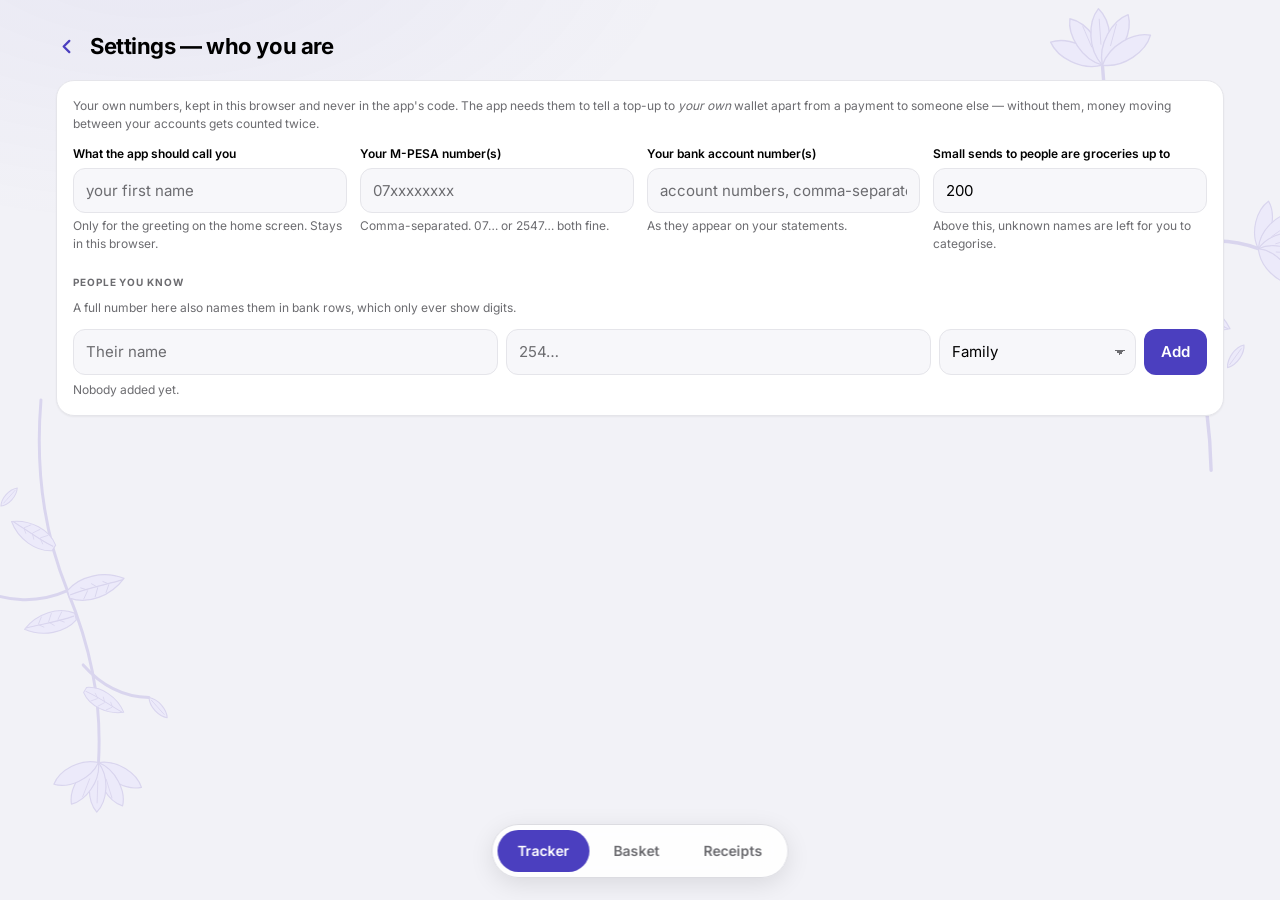
<file: app/src/main/assets/index.html>
<!doctype html>
<html lang="en" data-theme="dark">
<head>
<meta charset="utf-8">
<meta name="viewport" content="width=device-width, initial-scale=1">
<title>Budget Tracker</title>
<link rel="manifest" href="manifest.webmanifest">
<meta name="theme-color" content="#000000">
<meta name="mobile-web-app-capable" content="yes">
<link rel="apple-touch-icon" href="icons/icon-192.png">
<script>
  // Before anything paints: the stored theme and look, and a matching page
  // colour. Both, because minted's ground is mint rather than grey, and a
  // strip of the wrong one across the top is exactly what this prevents.
  try {
    var m = localStorage.getItem('budget-theme');
    if (m !== 'light' && m !== 'dark') {
      m = matchMedia('(prefers-color-scheme: dark)').matches ? 'dark' : 'light';
    }
    var k = localStorage.getItem('budget-look') === 'minted' ? 'minted' : '';
    document.documentElement.setAttribute('data-theme', m);
    if (k) document.documentElement.setAttribute('data-look', k);
    document.documentElement.style.background =
      k ? (m === 'dark' ? '#07130d' : '#e4f2e6') : (m === 'dark' ? '#000' : '#f2f2f7');
  } catch (e) {}
</script>
<link rel="stylesheet" href="css/theme.css">
<link rel="stylesheet" href="css/styles.css">
<script src="js/decal.js" defer></script>
</head>
<body>

<main>
  <section class="view" data-view="home">
    <div class="hello">
      <div>
        <p class="today" id="home-today"></p>
        <h1 id="home-greet">Hello</h1>
      </div>
      <button id="btn-menu" class="ghost themebtn" aria-haspopup="true" aria-expanded="false"
              aria-controls="menu" title="Settings and setup">
        <svg width="17" height="13" viewBox="0 0 18 14" fill="none" stroke="currentColor"
             stroke-width="2" stroke-linecap="round" aria-hidden="true">
          <path d="M1 1h16M1 7h16M1 13h16"/>
        </svg>
      </button>
    </div>

    <div id="menu-scrim" class="scrim" hidden></div>
    <nav id="menu" class="menu" hidden aria-label="Settings and setup">
      <button id="btn-theme" class="menurow" type="button">
        <span id="theme-label">Dark appearance</span>
        <span id="theme-icon" class="menu-icon">&#9680;</span>
      </button>
      <button id="btn-look" class="menurow" type="button">
        <span id="look-label">Minted look</span>
        <span class="menu-icon">&#9679;</span>
      </button>
      <hr>
      <button class="menurow" type="button" data-go="intake">Add transactions<svg class="navrow-go" width="7" height="12" viewBox="0 0 8 13" fill="none" stroke="currentColor" stroke-width="2" stroke-linecap="round" stroke-linejoin="round" aria-hidden="true"><path d="M1.5 1.5L6.5 6.5L1.5 11.5"/></svg></button>
      <button class="menurow" type="button" data-go="cats">Categories<svg class="navrow-go" width="7" height="12" viewBox="0 0 8 13" fill="none" stroke="currentColor" stroke-width="2" stroke-linecap="round" stroke-linejoin="round" aria-hidden="true"><path d="M1.5 1.5L6.5 6.5L1.5 11.5"/></svg></button>
      <button class="menurow" type="button" data-go="people">People &amp; name rules<svg class="navrow-go" width="7" height="12" viewBox="0 0 8 13" fill="none" stroke="currentColor" stroke-width="2" stroke-linecap="round" stroke-linejoin="round" aria-hidden="true"><path d="M1.5 1.5L6.5 6.5L1.5 11.5"/></svg></button>
      <button class="menurow" type="button" data-go="budget">Budget<svg class="navrow-go" width="7" height="12" viewBox="0 0 8 13" fill="none" stroke="currentColor" stroke-width="2" stroke-linecap="round" stroke-linejoin="round" aria-hidden="true"><path d="M1.5 1.5L6.5 6.5L1.5 11.5"/></svg></button>
      <button class="menurow" type="button" data-go="settings">Who you are<svg class="navrow-go" width="7" height="12" viewBox="0 0 8 13" fill="none" stroke="currentColor" stroke-width="2" stroke-linecap="round" stroke-linejoin="round" aria-hidden="true"><path d="M1.5 1.5L6.5 6.5L1.5 11.5"/></svg></button>
      <button class="menurow" type="button" data-go="data">Data &amp; sync<svg class="navrow-go" width="7" height="12" viewBox="0 0 8 13" fill="none" stroke="currentColor" stroke-width="2" stroke-linecap="round" stroke-linejoin="round" aria-hidden="true"><path d="M1.5 1.5L6.5 6.5L1.5 11.5"/></svg></button>
      <hr>
      <div id="update-box" class="menu-update" hidden>
        <p class="hint" id="update-msg"></p>
        <button id="btn-update" class="ghost">Check for updates</button>
        <button id="btn-install" class="primary" hidden>Install it</button>
      </div>
      <p class="menu-ver" id="menu-version"></p>
    </nav>

    <!-- Filled only when the app is holding transactions it is not reading. A
         screen of honest zeros is indistinguishable from a broken one. -->
    <div id="window-warning" class="warnbar"></div>

    <!-- Minted leads with what you HAVE. The budget is a target; this is a
         fact, and it was four scrolls down in a rail before. -->
    <section class="bal-top" id="bal-top" hidden></section>

    <!-- The one figure the app exists to answer, with what it is measured against
         underneath it. The arc is the same number again for people who read a
         shape faster than a total. -->
    <section class="gauge-card">
      <!-- Two ways of drawing the same cycle. The standard look puts the share
           spent on an arc; minted puts the category split on a ring with the
           same figure in the middle of it. One is shown at a time. -->
      <div class="gauge">
        <div class="gauge-ring" id="hero-ring"></div>
        <svg class="gauge-arc" viewBox="0 0 220 128" aria-hidden="true">
          <path class="gauge-track" d="M20 118 A 90 90 0 1 1 200 118" />
          <path class="gauge-fill" id="gauge-fill" d="M20 118 A 90 90 0 1 1 200 118" />
        </svg>
        <div class="gauge-mid">
          <b class="gauge-big" id="hero-left">0</b>
          <span class="gauge-of" id="hero-sub"></span>
        </div>
      </div>
      <!-- Minted only: the biggest slices said again in words, because a ring
           answers "how much of it" and a card answers "how much". -->
      <div class="hero-cats" id="hero-cats"></div>
      <p class="gauge-state" id="hero-state"></p>
      <div class="chips">
        <div class="chip chip-out"><span>Spent</span><b id="chip-spent">0</b></div>
        <div class="chip chip-in"><span>Received</span><b id="chip-in">0</b></div>
        <div class="chip chip-day"><span id="chip-days-label">Days left</span><b id="chip-days">0</b></div>
      </div>
      <p class="gauge-cycle" id="hero-cycle"></p>
      <div class="hero-bar" hidden><i id="hero-fill"></i></div>
    </section>

    <section class="balances" id="balances"></section>

    <div class="duo">
      <div class="card duo-card">
        <h3>Last 7 days</h3>
        <div class="spark" id="spark7"></div>
      </div>
      <div class="card duo-card">
        <h3>Spent today</h3>
        <b class="duo-big" id="spent-today">0</b>
        <span class="hint" id="spent-today-note"></span>
      </div>
    </div>


    <section class="section" id="home-budgets-sec">
      <div class="section-head"><h2>Budgets</h2>
        <button class="link" type="button" data-go="budget">See all</button></div>
      <div id="home-budgets"></div>
    </section>

    <section class="section" id="home-upcoming-sec">
      <div class="section-head"><h2>Upcoming</h2>
        <button class="link" type="button" data-go="recurring">See all</button></div>
      <div id="home-upcoming"></div>
    </section>

    <section class="section">
      <div class="section-head"><h2>Where the money went</h2>
        <button class="link" type="button" data-go="totals">Totals</button></div>
      <div class="card">
        <div id="chart-ring" class="ring-card"></div>
        <p id="transfers-note" class="hint note"></p>
      </div>
    </section>

    <a class="basketrow" href="basket.html">
      <span class="bskt-icon" aria-hidden="true">
        <svg width="21" height="21" viewBox="0 0 24 24" fill="none" stroke="currentColor"
             stroke-width="2" stroke-linecap="round" stroke-linejoin="round">
          <path d="M4 7h16l-1.4 11a2 2 0 0 1-2 1.8H7.4a2 2 0 0 1-2-1.8z"/>
          <path d="M9 7V5.5a3 3 0 0 1 6 0V7"/>
        </svg>
      </span>
      <span class="bskt-text">
        <b>Basket</b>
        <em id="bskt-sub">Scan a receipt</em>
      </span>
      <span class="bskt-total num" id="bskt-total"></span>
      <svg class="bskt-go" width="8" height="13" viewBox="0 0 8 13" fill="none"
           stroke="currentColor" stroke-width="2" stroke-linecap="round"
           stroke-linejoin="round" aria-hidden="true"><path d="M1.5 1.5L6.5 6.5L1.5 11.5"/></svg>
    </a>

    <section class="rowgroup">
      <button class="navrow" type="button" data-go="txns"><span class="navrow-t">All transactions</span><span id="txn-badge" class="badge"></span><svg class="navrow-go" width="7" height="12" viewBox="0 0 8 13" fill="none" stroke="currentColor" stroke-width="2" stroke-linecap="round" stroke-linejoin="round" aria-hidden="true"><path d="M1.5 1.5L6.5 6.5L1.5 11.5"/></svg></button>
      <button class="navrow" type="button" data-go="month" id="month-card"><span class="navrow-t">Monthly report</span><span id="month-badge" class="badge"></span><svg class="navrow-go" width="7" height="12" viewBox="0 0 8 13" fill="none" stroke="currentColor" stroke-width="2" stroke-linecap="round" stroke-linejoin="round" aria-hidden="true"><path d="M1.5 1.5L6.5 6.5L1.5 11.5"/></svg></button>
      <button class="navrow" type="button" data-go="more"><span class="navrow-t">Everything else</span><svg class="navrow-go" width="7" height="12" viewBox="0 0 8 13" fill="none" stroke="currentColor" stroke-width="2" stroke-linecap="round" stroke-linejoin="round" aria-hidden="true"><path d="M1.5 1.5L6.5 6.5L1.5 11.5"/></svg></button>
    </section>
  </section>

  <section class="view" data-view="more" hidden>
    <header class="viewbar">
      <button class="back" type="button" aria-label="Back">
        <svg width="9" height="15" viewBox="0 0 8 13" fill="none" stroke="currentColor"
             stroke-width="2" stroke-linecap="round" stroke-linejoin="round"
             aria-hidden="true"><path d="M6.5 1.5L1.5 6.5L6.5 11.5"/></svg>
      </button>
      <h1>Everything else</h1>
    </header>
    <section class="rowgroup">
      <h3>Needs you</h3>
      <button class="navrow" type="button" data-go="triage" id="triage-card"><span class="navrow-t">Needs categorising</span><span id="triage-badge" class="badge"></span><svg class="navrow-go" width="7" height="12" viewBox="0 0 8 13" fill="none" stroke="currentColor" stroke-width="2" stroke-linecap="round" stroke-linejoin="round" aria-hidden="true"><path d="M1.5 1.5L6.5 6.5L1.5 11.5"/></svg></button>
      <button class="navrow" type="button" data-go="recon" id="recon-card"><span class="navrow-t">Account check</span><span id="recon-badge" class="badge"></span><svg class="navrow-go" width="7" height="12" viewBox="0 0 8 13" fill="none" stroke="currentColor" stroke-width="2" stroke-linecap="round" stroke-linejoin="round" aria-hidden="true"><path d="M1.5 1.5L6.5 6.5L1.5 11.5"/></svg></button>
    </section>
    <section class="rowgroup">
      <h3>This month</h3>
      <button class="navrow" type="button" data-go="month" id="month-card"><span class="navrow-t">Monthly report</span><span id="month-badge" class="badge"></span><svg class="navrow-go" width="7" height="12" viewBox="0 0 8 13" fill="none" stroke="currentColor" stroke-width="2" stroke-linecap="round" stroke-linejoin="round" aria-hidden="true"><path d="M1.5 1.5L6.5 6.5L1.5 11.5"/></svg></button>
      <button class="navrow" type="button" data-go="budget" id="budget-card"><span class="navrow-t">Budget</span><span id="budget-badge" class="badge"></span><svg class="navrow-go" width="7" height="12" viewBox="0 0 8 13" fill="none" stroke="currentColor" stroke-width="2" stroke-linecap="round" stroke-linejoin="round" aria-hidden="true"><path d="M1.5 1.5L6.5 6.5L1.5 11.5"/></svg></button>
      <button class="navrow" type="button" data-go="track" id="track-card"><span class="navrow-t">Track a budget line</span><span id="track-badge" class="badge"></span><svg class="navrow-go" width="7" height="12" viewBox="0 0 8 13" fill="none" stroke="currentColor" stroke-width="2" stroke-linecap="round" stroke-linejoin="round" aria-hidden="true"><path d="M1.5 1.5L6.5 6.5L1.5 11.5"/></svg></button>
    </section>
    <section class="rowgroup">
      <h3>Money</h3>
      <button class="navrow" type="button" data-go="cash"><span class="navrow-t">Cash</span><svg class="navrow-go" width="7" height="12" viewBox="0 0 8 13" fill="none" stroke="currentColor" stroke-width="2" stroke-linecap="round" stroke-linejoin="round" aria-hidden="true"><path d="M1.5 1.5L6.5 6.5L1.5 11.5"/></svg></button>
      <button class="navrow" type="button" data-go="debts" id="debts-card"><span class="navrow-t">What I owe</span><span id="debts-badge" class="badge"></span><svg class="navrow-go" width="7" height="12" viewBox="0 0 8 13" fill="none" stroke="currentColor" stroke-width="2" stroke-linecap="round" stroke-linejoin="round" aria-hidden="true"><path d="M1.5 1.5L6.5 6.5L1.5 11.5"/></svg></button>
      <button class="navrow" type="button" data-go="fuliza" id="fuliza-card"><span class="navrow-t">Fuliza &amp; borrowing</span><span id="fuliza-badge" class="badge"></span><svg class="navrow-go" width="7" height="12" viewBox="0 0 8 13" fill="none" stroke="currentColor" stroke-width="2" stroke-linecap="round" stroke-linejoin="round" aria-hidden="true"><path d="M1.5 1.5L6.5 6.5L1.5 11.5"/></svg></button>
      <button class="navrow" type="button" data-go="balance" id="balance-card"><span class="navrow-t">Balance over time</span><span id="balance-badge" class="badge"></span><svg class="navrow-go" width="7" height="12" viewBox="0 0 8 13" fill="none" stroke="currentColor" stroke-width="2" stroke-linecap="round" stroke-linejoin="round" aria-hidden="true"><path d="M1.5 1.5L6.5 6.5L1.5 11.5"/></svg></button>
      <button class="navrow" type="button" data-go="recurring" id="recurring-card"><span class="navrow-t">Recurring payments</span><span id="recurring-badge" class="badge"></span><svg class="navrow-go" width="7" height="12" viewBox="0 0 8 13" fill="none" stroke="currentColor" stroke-width="2" stroke-linecap="round" stroke-linejoin="round" aria-hidden="true"><path d="M1.5 1.5L6.5 6.5L1.5 11.5"/></svg></button>
      <button class="navrow" type="button" data-go="refunds" id="refunds-card"><span class="navrow-t">Refunds</span><span id="refunds-badge" class="badge"></span><svg class="navrow-go" width="7" height="12" viewBox="0 0 8 13" fill="none" stroke="currentColor" stroke-width="2" stroke-linecap="round" stroke-linejoin="round" aria-hidden="true"><path d="M1.5 1.5L6.5 6.5L1.5 11.5"/></svg></button>
      <button class="navrow" type="button" data-go="merchants"><span class="navrow-t">Biggest merchants</span><svg class="navrow-go" width="7" height="12" viewBox="0 0 8 13" fill="none" stroke="currentColor" stroke-width="2" stroke-linecap="round" stroke-linejoin="round" aria-hidden="true"><path d="M1.5 1.5L6.5 6.5L1.5 11.5"/></svg></button>
    </section>
    <section class="rowgroup">
      <h3>Records</h3>
      <button class="navrow" type="button" data-go="txns"><span class="navrow-t">All transactions</span><span id="txn-badge" class="badge"></span><svg class="navrow-go" width="7" height="12" viewBox="0 0 8 13" fill="none" stroke="currentColor" stroke-width="2" stroke-linecap="round" stroke-linejoin="round" aria-hidden="true"><path d="M1.5 1.5L6.5 6.5L1.5 11.5"/></svg></button>
      <button class="navrow" type="button" data-go="basket" id="basket-card"><span class="navrow-t">Shopping receipts</span><span id="basket-badge" class="badge"></span><svg class="navrow-go" width="7" height="12" viewBox="0 0 8 13" fill="none" stroke="currentColor" stroke-width="2" stroke-linecap="round" stroke-linejoin="round" aria-hidden="true"><path d="M1.5 1.5L6.5 6.5L1.5 11.5"/></svg></button>
    </section>
    <section class="rowgroup">
      <h3>Set up</h3>
      <button class="navrow" type="button" data-go="intake"><span class="navrow-t">Add transactions</span><svg class="navrow-go" width="7" height="12" viewBox="0 0 8 13" fill="none" stroke="currentColor" stroke-width="2" stroke-linecap="round" stroke-linejoin="round" aria-hidden="true"><path d="M1.5 1.5L6.5 6.5L1.5 11.5"/></svg></button>
      <button class="navrow" type="button" data-go="people"><span class="navrow-t">People &amp; name rules</span><span id="people-badge" class="badge"></span><svg class="navrow-go" width="7" height="12" viewBox="0 0 8 13" fill="none" stroke="currentColor" stroke-width="2" stroke-linecap="round" stroke-linejoin="round" aria-hidden="true"><path d="M1.5 1.5L6.5 6.5L1.5 11.5"/></svg></button>
      <button class="navrow" type="button" data-go="cats"><span class="navrow-t">Categories</span><svg class="navrow-go" width="7" height="12" viewBox="0 0 8 13" fill="none" stroke="currentColor" stroke-width="2" stroke-linecap="round" stroke-linejoin="round" aria-hidden="true"><path d="M1.5 1.5L6.5 6.5L1.5 11.5"/></svg></button>
      <button class="navrow" type="button" data-go="settings" id="settings-card"><span class="navrow-t">Who you are</span><span id="settings-badge" class="badge"></span><svg class="navrow-go" width="7" height="12" viewBox="0 0 8 13" fill="none" stroke="currentColor" stroke-width="2" stroke-linecap="round" stroke-linejoin="round" aria-hidden="true"><path d="M1.5 1.5L6.5 6.5L1.5 11.5"/></svg></button>
      <button class="navrow" type="button" data-go="data"><span class="navrow-t">Data &amp; sync</span><span id="data-badge" class="badge"></span><svg class="navrow-go" width="7" height="12" viewBox="0 0 8 13" fill="none" stroke="currentColor" stroke-width="2" stroke-linecap="round" stroke-linejoin="round" aria-hidden="true"><path d="M1.5 1.5L6.5 6.5L1.5 11.5"/></svg></button>
    </section>
  </section>

  <section class="view" data-view="totals" hidden>
    <header class="viewbar">
      <button class="back" type="button" aria-label="Back">
        <svg width="9" height="15" viewBox="0 0 8 13" fill="none" stroke="currentColor"
             stroke-width="2" stroke-linecap="round" stroke-linejoin="round"
             aria-hidden="true"><path d="M6.5 1.5L1.5 6.5L6.5 11.5"/></svg>
      </button>
      <h1>Totals</h1>
    </header>
    <div class="rangerow">
      <label class="hint" for="range">Showing</label>
      <select id="range" aria-label="Time range">
        <option value="all">Everything the app is reading</option>
        <option value="7">Last 7 days</option>
        <option value="30">Last 30 days</option>
        <option value="90">Last 90 days</option>
      </select>
    </div>
    <section class="kpis">
      <div class="kpi lead">
        <span class="kpi-label">Spent</span>
        <span class="kpi-value" id="kpi-spend">0</span>
        <span class="kpi-note">goods, services &amp; fees</span>
      </div>
      <div class="kpi">
        <span class="kpi-label">Received</span>
        <span class="kpi-value" id="kpi-income">0</span>
      </div>
      <div class="kpi">
        <span class="kpi-label">Net</span>
        <span class="kpi-value" id="kpi-net">0</span>
        <span class="kpi-note">received &minus; spent</span>
      </div>
      <div class="kpi">
        <span class="kpi-label">M-PESA fees</span>
        <span class="kpi-value" id="kpi-fees">0</span>
      </div>
      <div class="kpi">
        <span class="kpi-label">Moved / repaid</span>
        <span class="kpi-value" id="kpi-transfers">0</span>
        <span class="kpi-note">not counted as spending</span>
      </div>
      <div class="kpi">
        <span class="kpi-label">Transactions</span>
        <span class="kpi-value" id="kpi-count">0</span>
      </div>
    </section>
    <div class="card">
      <h2>Every category</h2>
      <div id="chart-categories" class="bars" role="list"></div>
    </div>
    <div class="card">
      <h2>Spending over time</h2>
      <div id="chart-trend" class="trend"></div>
    </div>
  </section>

  <section class="view" data-view="triage" hidden>
    <header class="viewbar">
      <button class="back" type="button" aria-label="Back">
        <svg width="9" height="15" viewBox="0 0 8 13" fill="none" stroke="currentColor"
             stroke-width="2" stroke-linecap="round" stroke-linejoin="round"
             aria-hidden="true"><path d="M6.5 1.5L1.5 6.5L6.5 11.5"/></svg>
      </button>
      <h1>Needs categorising</h1>
    </header>
    <div class="card">
<p class="hint">Nothing is guessed here — these are names the app has no rule for, biggest first. Pick a category and it becomes a permanent rule for that name, applied to every past and future transaction. Work down from the top; the first few are usually most of the money.</p>
    <div id="triage"></div>
    </div>
  </section>

  <section class="view" data-view="recon" hidden>
    <header class="viewbar">
      <button class="back" type="button" aria-label="Back">
        <svg width="9" height="15" viewBox="0 0 8 13" fill="none" stroke="currentColor"
             stroke-width="2" stroke-linecap="round" stroke-linejoin="round"
             aria-hidden="true"><path d="M6.5 1.5L1.5 6.5L6.5 11.5"/></svg>
      </button>
      <h1>Account check — is the same money counted twice?</h1>
    </header>
    <div class="card">
<p class="hint">Money moving between your bank and M-PESA appears in both statements. Each pair below was matched, so it is counted once, not twice.</p>
    <div id="recon"></div>
    </div>
  </section>

  <section class="view" data-view="month" hidden>
    <header class="viewbar">
      <button class="back" type="button" aria-label="Back">
        <svg width="9" height="15" viewBox="0 0 8 13" fill="none" stroke="currentColor"
             stroke-width="2" stroke-linecap="round" stroke-linejoin="round"
             aria-hidden="true"><path d="M6.5 1.5L1.5 6.5L6.5 11.5"/></svg>
      </button>
      <h1>Monthly report</h1>
    </header>
    <div class="card">
<div class="month-pick">
      <label class="hint" for="month-sel">Month</label>
      <select id="month-sel" aria-label="Month to report on"></select>
      <span id="month-vs" class="hint"></span>
    </div>
    <div id="month-report"></div>
    <div class="row"><button id="btn-export-month" class="ghost">Export this month (CSV)</button><button id="btn-print" class="ghost">Printable report</button></div>
    </div>
  </section>

  <section class="view" data-view="budget" hidden>
    <header class="viewbar">
      <button class="back" type="button" aria-label="Back">
        <svg width="9" height="15" viewBox="0 0 8 13" fill="none" stroke="currentColor"
             stroke-width="2" stroke-linecap="round" stroke-linejoin="round"
             aria-hidden="true"><path d="M6.5 1.5L1.5 6.5L6.5 11.5"/></svg>
      </button>
      <h1>Budget</h1>
    </header>
    <div class="card">
<p class="hint">From your wealth tracker, against the month selected above. Edit any figure. Categories a budget doesn't claim are counted separately — a budget you meet by not knowing where money went isn't worth much.</p>
    <div id="budget"></div>
    </div>
  </section>

  <section class="view" data-view="track" hidden>
    <header class="viewbar">
      <button class="back" type="button" aria-label="Back">
        <svg width="9" height="15" viewBox="0 0 8 13" fill="none" stroke="currentColor"
             stroke-width="2" stroke-linecap="round" stroke-linejoin="round"
             aria-hidden="true"><path d="M6.5 1.5L1.5 6.5L6.5 11.5"/></svg>
      </button>
      <h1>Track a budget line</h1>
    </header>
    <div class="card">
<p class="hint">One line, every month — so you can see whether groceries are creeping up rather than only how last month compared with the one before. Counts the same way the budget does: splits land on each category, and a payment you assigned to another month counts there.</p>
    <div class="month-pick">
      <label class="hint" for="track-sel">Show</label>
      <select id="track-sel" aria-label="Budget line or category to track"></select>
    </div>
    <div id="track"></div>
    </div>
  </section>

  <section class="view" data-view="debts" hidden>
    <header class="viewbar">
      <button class="back" type="button" aria-label="Back">
        <svg width="9" height="15" viewBox="0 0 8 13" fill="none" stroke="currentColor"
             stroke-width="2" stroke-linecap="round" stroke-linejoin="round"
             aria-hidden="true"><path d="M6.5 1.5L1.5 6.5L6.5 11.5"/></svg>
      </button>
      <h1>What I owe</h1>
    </header>
    <div class="card">
<p class="hint">Balances from your wealth tracker, kept current from the imported statements. <strong>Revolving</strong> lines (Zenka, M-Shwari, KCB) can go up as well as down — repaying isn't the same as clearing. Items nothing can match are marked; record those payments by hand.</p>
    <div id="debts"></div>
    </div>

    <div class="card">
      <h2>What repaying has cost</h2>
      <p class="hint">Loan money is a transfer, not spending — so none of this is in the figure on
        the home screen. It is still the money going out, and this is where to see it.</p>
      <div id="loan-activity"></div>
    </div>
  </section>

  <section class="view" data-view="fuliza" hidden>
    <header class="viewbar">
      <button class="back" type="button" aria-label="Back">
        <svg width="9" height="15" viewBox="0 0 8 13" fill="none" stroke="currentColor"
             stroke-width="2" stroke-linecap="round" stroke-linejoin="round"
             aria-hidden="true"><path d="M6.5 1.5L1.5 6.5L6.5 11.5"/></svg>
      </button>
      <h1>Fuliza &amp; borrowing</h1>
    </header>
    <div class="card">
<div id="fuliza"></div>
    </div>
  </section>

  <section class="view" data-view="balance" hidden>
    <header class="viewbar">
      <button class="back" type="button" aria-label="Back">
        <svg width="9" height="15" viewBox="0 0 8 13" fill="none" stroke="currentColor"
             stroke-width="2" stroke-linecap="round" stroke-linejoin="round"
             aria-hidden="true"><path d="M6.5 1.5L1.5 6.5L6.5 11.5"/></svg>
      </button>
      <h1>Balance over time</h1>
    </header>
    <div class="card">
<div class="month-pick">
      <select id="bal-acct" aria-label="Account"></select>
      <span class="hint">Closing balance each day, straight from the statements.</span>
    </div>
    <div id="chart-balance" class="trend"></div>
    </div>
  </section>

  <section class="view" data-view="recurring" hidden>
    <header class="viewbar">
      <button class="back" type="button" aria-label="Back">
        <svg width="9" height="15" viewBox="0 0 8 13" fill="none" stroke="currentColor"
             stroke-width="2" stroke-linecap="round" stroke-linejoin="round"
             aria-hidden="true"><path d="M6.5 1.5L1.5 6.5L6.5 11.5"/></svg>
      </button>
      <h1>Recurring payments</h1>
    </header>
    <div class="card">
<p class="hint">Payments that repeat on a schedule — what you're committed to before deciding anything. Also where forgotten spending hides.</p>
    <div id="recurring"></div>
    </div>
  </section>

  <section class="view" data-view="refunds" hidden>
    <header class="viewbar">
      <button class="back" type="button" aria-label="Back">
        <svg width="9" height="15" viewBox="0 0 8 13" fill="none" stroke="currentColor"
             stroke-width="2" stroke-linecap="round" stroke-linejoin="round"
             aria-hidden="true"><path d="M6.5 1.5L1.5 6.5L6.5 11.5"/></svg>
      </button>
      <h1>Refunds</h1>
    </header>
    <div class="card">
<p class="hint">Money coming back. Point a refund at the payment it repays and it reduces <em>that</em> cost instead of counting as income — 3,000 paid and 2,500 returned cost you 500, and that's the only figure that's true.</p>
    <div id="refunds"></div>
    </div>
  </section>

  <section class="view" data-view="merchants" hidden>
    <header class="viewbar">
      <button class="back" type="button" aria-label="Back">
        <svg width="9" height="15" viewBox="0 0 8 13" fill="none" stroke="currentColor"
             stroke-width="2" stroke-linecap="round" stroke-linejoin="round"
             aria-hidden="true"><path d="M6.5 1.5L1.5 6.5L6.5 11.5"/></svg>
      </button>
      <h1>Biggest merchants</h1>
    </header>
    <div class="card">
<div id="table-merchants"></div>
    </div>
  </section>

  <!-- Cash. The money that leaves the wallet and stops being traceable, which
       until now was a single lump per withdrawal with nothing said about it. -->
  <!-- One searchable list for every category dropdown. A phone's own picker is
       thirty rows of scrolling with no way to type, on the control used most. -->
  <div id="catpick" class="modal-overlay" hidden>
    <div class="modal catpick" role="dialog" aria-modal="true" aria-label="Choose a category">
      <input type="search" id="catpick-search" class="pick-search" placeholder="Type to find a category…"
             autocomplete="off" aria-label="Search categories">
      <div class="pick-list" id="catpick-list"></div>
      <button type="button" class="ghost pick-close" id="catpick-close">Close</button>
    </div>
  </div>

  <section class="view" data-view="cash" hidden>
    <header class="viewbar">
      <button class="back" type="button" aria-label="Back">
        <svg width="9" height="15" viewBox="0 0 8 13" fill="none" stroke="currentColor"
             stroke-width="2" stroke-linecap="round" stroke-linejoin="round"
             aria-hidden="true"><path d="M6.5 1.5L1.5 6.5L6.5 11.5"/></svg>
      </button>
      <h1>Cash</h1>
    </header>

    <section class="card cash-hero">
      <p class="cash-lede">Should be in your pocket</p>
      <p class="cash-big" id="cash-pocket">0</p>
      <p class="cash-since" id="cash-since"></p>
    </section>

    <div class="cash-acts">
      <button class="primary" type="button" id="btn-cash-add">Add spending</button>
      <button class="ghost" type="button" id="btn-cash-count">Count it</button>
    </div>

    <section class="card" id="cash-count" hidden>
      <h3>How much is actually there?</h3>
      <p class="hint">Count your wallet. Anything missing was spent in cash without
        being recorded, so it goes down as spending you have not named. Anything extra
        is cash from somewhere this app never saw.</p>
      <div class="cash-countrow">
        <input type="number" id="cash-counted" inputmode="numeric" min="0" step="1" placeholder="0">
        <button class="primary" type="button" id="btn-cash-counted">Save</button>
      </div>
      <p class="hint" id="cash-count-says"></p>
    </section>

    <p class="hint" id="cash-lapsed" hidden></p>
    <p class="hint" id="cash-unmatched" hidden></p>

    <h3 class="cash-sec">What the cash went on</h3>
    <div id="cash-runs"></div>
  </section>

  <!-- The pad. Amount first, then tap what it was: four taps for 100 of kale,
       and it stays open for the next one. A market run is one sitting. -->
  <section class="view" data-view="pad" hidden>
    <header class="viewbar">
      <button class="back" type="button" aria-label="Back">
        <svg width="9" height="15" viewBox="0 0 8 13" fill="none" stroke="currentColor"
             stroke-width="2" stroke-linecap="round" stroke-linejoin="round"
             aria-hidden="true"><path d="M6.5 1.5L1.5 6.5L6.5 11.5"/></svg>
      </button>
      <h1 id="pad-title">Cash spending</h1>
    </header>

    <div class="padwrap">
      <div class="padlist" id="pad-list"></div>

      <div class="padfoot">
        <div class="padrow">
          <select id="pad-cat" aria-label="Category"></select>
          <input type="date" id="pad-date" aria-label="Date">
        </div>

        <div class="padamt"><span>KSh</span><b id="pad-amount">0</b></div>

        <div class="padchips" id="pad-chips"></div>

        <div class="padrow">
          <input type="text" id="pad-name" placeholder="or type what it was" autocomplete="off">
          <button class="ghost" type="button" id="pad-add">Add</button>
        </div>

        <div class="padkeys" id="pad-keys">
          <button type="button" data-k="1">1</button>
          <button type="button" data-k="2">2</button>
          <button type="button" data-k="3">3</button>
          <button type="button" data-k="4">4</button>
          <button type="button" data-k="5">5</button>
          <button type="button" data-k="6">6</button>
          <button type="button" data-k="7">7</button>
          <button type="button" data-k="8">8</button>
          <button type="button" data-k="9">9</button>
          <button type="button" data-k="del">&#9003;</button>
          <button type="button" data-k="0">0</button>
          <button type="button" data-k="00">00</button>
        </div>

        <button class="primary padsave" type="button" id="pad-save">Done</button>
      </div>
    </div>
  </section>

  <section class="view" data-view="txns" hidden>
    <header class="viewbar">
      <button class="back" type="button" aria-label="Back">
        <svg width="9" height="15" viewBox="0 0 8 13" fill="none" stroke="currentColor"
             stroke-width="2" stroke-linecap="round" stroke-linejoin="round"
             aria-hidden="true"><path d="M6.5 1.5L1.5 6.5L6.5 11.5"/></svg>
      </button>
      <h1>All transactions</h1>
    </header>
    <div class="card">
<p class="hint">Change a category and the app remembers that merchant from then on. Click a column heading to sort.</p>
    <div class="filters">
      <input id="search" type="search" placeholder="Search name, merchant or receipt…" aria-label="Search transactions">
      <select id="cat-filter" aria-label="Filter by category"><option value="all">All categories</option></select>
      <select id="dir-filter" aria-label="Filter by direction">
        <option value="all">In &amp; out</option>
        <option value="Out">Out only</option>
        <option value="In">In only</option>
      </select>
      <select id="acct-filter" aria-label="Filter by account"><option value="all">All accounts</option></select>
      <span id="filter-count" class="hint"></span>
    </div>
    <div id="txn-nudge" class="nudge" hidden></div>
    <div id="drill-chip" class="drill-chip" hidden></div>
    <div id="table-txns" class="scroll"></div>
    </div>
  </section>

  <section class="view" data-view="basket" hidden>
    <header class="viewbar">
      <button class="back" type="button" aria-label="Back">
        <svg width="9" height="15" viewBox="0 0 8 13" fill="none" stroke="currentColor"
             stroke-width="2" stroke-linecap="round" stroke-linejoin="round"
             aria-hidden="true"><path d="M6.5 1.5L1.5 6.5L6.5 11.5"/></svg>
      </button>
      <h1>Shopping receipts</h1>
    </header>
    <div class="card">
<p class="hint">A statement line says what went to the supermarket. It cannot say what that bought. Receipts scanned in <a href="basket.html">Basket</a> appear here by themselves, each matched to the payment that settled it &mdash; so a grocery total becomes a list you can search. The box below is for a list copied from another device.</p>
    <textarea id="basket-paste" rows="2" placeholder="Paste from Basket Budget here"></textarea>
    <div class="row">
      <button id="basket-import" type="button">Import receipts</button>
      <span id="basket-note" class="hint"></span>
    </div>
    <label class="hint" for="basket-search">What have I paid for this?</label>
    <input id="basket-search" type="search" placeholder="e.g. flour, milk, soap">
    <div id="basket-search-out"></div>
    <div id="basket"></div>
    </div>
  </section>

  <section class="view" data-view="intake" hidden>
    <header class="viewbar">
      <button class="back" type="button" aria-label="Back">
        <svg width="9" height="15" viewBox="0 0 8 13" fill="none" stroke="currentColor"
             stroke-width="2" stroke-linecap="round" stroke-linejoin="round"
             aria-hidden="true"><path d="M6.5 1.5L1.5 6.5L6.5 11.5"/></svg>
      </button>
      <h1>Add transactions</h1>
    </header>
    <div class="card">
<div class="intake">
    <div class="intake-col" id="sms-col" hidden>
      <h3>Read this phone's messages</h3>
      <p class="hint">M-PESA's own messages, straight from the inbox &mdash; no statement, no
        copying. The text is read on the phone and stored here; nothing is sent anywhere.</p>
      <div class="row">
        <button id="btn-sms" class="primary">Read new messages</button>
        <button id="btn-sms-all" class="ghost">Read everything</button>
      </div>
      <span id="sms-note" class="hint"></span>
    </div>

    <div class="intake-col">
      <h3>Paste M-PESA messages</h3>
      <p class="hint">One or many, run together is fine. Duplicates are ignored automatically.</p>
      <textarea id="sms-input" rows="4" placeholder="UFT8N9M0TA Confirmed. Ksh257.00 sent to MOJA EXPRESSWAY CO. LTD for account TCSYHGZ5Z7GXMGT9 on 29/6/26 at 3:35 PM. New M-PESA balance is Ksh6,333.46. Transaction cost, Ksh5.00."></textarea>
      <button id="btn-add" class="primary">Add transactions</button>
      <span class="hint kbd">or Ctrl+Enter</span>
    </div>

    <div class="intake-col">
      <h3>Import a statement</h3>
      <p class="hint">M-PESA or bank — the format is detected automatically. Each has its own password, and it stays in this page.</p>
      <input id="pdf-password" type="password" placeholder="Statement password" autocomplete="off">
      <label class="filebtn">
        <input id="pdf-file" type="file" accept="application/pdf" hidden>
        <span>Choose statement PDF…</span>
      </label>
    </div>
    </div>

    <!-- Here, not on the home screen: this is where every read, paste and
         import is started, and each of them says "see below". -->
    <div id="unparsed" class="unparsed"></div>
    </div>
  </section>

  <section class="view" data-view="people" hidden>
    <header class="viewbar">
      <button class="back" type="button" aria-label="Back">
        <svg width="9" height="15" viewBox="0 0 8 13" fill="none" stroke="currentColor"
             stroke-width="2" stroke-linecap="round" stroke-linejoin="round"
             aria-hidden="true"><path d="M6.5 1.5L1.5 6.5L6.5 11.5"/></svg>
      </button>
      <h1>People &amp; name rules</h1>
    </header>
    <div class="card">
<p class="hint">Type a name and pick where it belongs — every transaction containing that name follows, past and future. Use a surname or first name; M-PESA writes the same person's number differently in an SMS and a statement, but the name stays put. Tag someone <strong>Money Lent</strong> to see what they still owe you.</p>
      <div class="namerule-add">
        <input id="nr-name" type="text" placeholder="e.g. frank" aria-label="Name to match">
        <select id="nr-cat" aria-label="Category for this name"></select>
        <button id="nr-add" class="primary">Add rule</button>
      </div>
      <p id="nr-preview" class="hint"></p>
      <div id="nr-list"></div>
    </div>
  </section>

  <section class="view" data-view="cats" hidden>
    <header class="viewbar">
      <button class="back" type="button" aria-label="Back">
        <svg width="9" height="15" viewBox="0 0 8 13" fill="none" stroke="currentColor"
             stroke-width="2" stroke-linecap="round" stroke-linejoin="round"
             aria-hidden="true"><path d="M6.5 1.5L1.5 6.5L6.5 11.5"/></svg>
      </button>
      <h1>Categories</h1>
    </header>
    <div class="card">
<p class="hint">Add your own — Gas, Pets, School fees, whatever you track. They appear in every dropdown straight away.</p>
      <div class="namerule-add">
        <input id="cat-name" type="text" placeholder="e.g. Gas" aria-label="New category name">
        <select id="cat-class" aria-label="How it counts">
          <option value="spending">Counts as spending</option>
          <option value="transfer">Moved, not spent</option>
          <option value="income">Money in</option>
          <option value="fee">A fee</option>
        </select>
        <button id="cat-add" class="primary">Add</button>
      </div>
      <div id="cat-list"></div>
    </div>
  </section>

  <section class="view" data-view="settings" hidden>
    <header class="viewbar">
      <button class="back" type="button" aria-label="Back">
        <svg width="9" height="15" viewBox="0 0 8 13" fill="none" stroke="currentColor"
             stroke-width="2" stroke-linecap="round" stroke-linejoin="round"
             aria-hidden="true"><path d="M6.5 1.5L1.5 6.5L6.5 11.5"/></svg>
      </button>
      <h1>Settings — who you are</h1>
    </header>
    <div class="card">
<p class="hint">Your own numbers, kept in this browser and never in the app's code. The app needs them to tell a top-up to <em>your own</em> wallet apart from a payment to someone else — without them, money moving between your accounts gets counted twice.</p>
      <div class="set-grid">
        <label class="set-row">
          <span>What the app should call you</span>
          <input id="set-name" type="text" placeholder="your first name" autocomplete="off">
          <em class="hint">Only for the greeting on the home screen. Stays in this browser.</em>
        </label>
        <label class="set-row">
          <span>Your M-PESA number(s)</span>
          <input id="set-phones" type="text" placeholder="07xxxxxxxx" autocomplete="off">
          <em class="hint">Comma-separated. 07… or 2547… both fine.</em>
        </label>
        <label class="set-row">
          <span>Your bank account number(s)</span>
          <input id="set-accounts" type="text" placeholder="account numbers, comma-separated" autocomplete="off">
          <em class="hint">As they appear on your statements.</em>
        </label>
        <label class="set-row">
          <span>Small sends to people are groceries up to</span>
          <input id="set-limit" type="number" min="0" step="50">
          <em class="hint">Above this, unknown names are left for you to categorise.</em>
        </label>
      </div>

      <h3 class="debt-group">People you know</h3>
      <p class="hint">A full number here also names them in bank rows, which only ever show digits.</p>
      <div class="namerule-add">
        <input id="ppl-name" type="text" placeholder="Their name">
        <input id="ppl-num" type="text" placeholder="254…">
        <select id="ppl-cat" aria-label="Category"></select>
        <button id="ppl-add" class="primary">Add</button>
      </div>
      <div id="ppl-list"></div>
    </div>
  </section>

  <section class="view" data-view="data" hidden>
    <header class="viewbar">
      <button class="back" type="button" aria-label="Back">
        <svg width="9" height="15" viewBox="0 0 8 13" fill="none" stroke="currentColor"
             stroke-width="2" stroke-linecap="round" stroke-linejoin="round"
             aria-hidden="true"><path d="M6.5 1.5L1.5 6.5L6.5 11.5"/></svg>
      </button>
      <h1>Data &amp; sync</h1>
    </header>
    <div class="card">
<p class="hint">Everything lives in this browser's storage — this device only. Clearing browser data wipes it, so back up now and then.</p>

      <h3 class="debt-group">How far back to read</h3>
      <p class="hint">Nothing is deleted &mdash; every message stays on file. This is how much of it
        the screens load, and a phone re-reading four years of M-PESA every time a figure
        changes is what made the app slow. A fixed date stays where you put it; a rolling
        window walks forward and drops the far end as it goes.</p>
      <select id="set-window" aria-label="How far back to read">
        <option value="from:2026-06-01">Since June 2026, and everything after</option>
        <option value="3">A rolling 3 months</option>
        <option value="5">A rolling 5 months</option>
        <option value="12">A rolling 12 months</option>
        <option value="24">A rolling 2 years</option>
        <option value="0">Everything on file</option>
      </select>
      <p class="hint" id="window-note"></p>
      <p class="hint" id="date-census"></p>
      <div class="row" id="undated-row" hidden>
        <button id="btn-drop-undated" class="ghost">Remove the undated ones</button>
      </div>

      <h3 class="debt-group">Moving between phone and laptop</h3>
      <p class="hint">Send a backup from one device and restore it on the other. Everything is keyed by M-PESA receipt, so importing can't double-count and re-importing the same file does nothing. Do it both ways and both devices end up with everything.</p>
      <div class="row">
        <button id="btn-share" class="primary" hidden>Send backup…</button>
        <button id="btn-export" class="ghost">Download backup</button>
        <label class="filebtn small">
          <input id="import-file" type="file" accept="application/json" hidden>
          <span>Restore / merge a backup…</span>
        </label>
      </div>
      <p class="hint note">Transactions, rules and categories <strong>merge</strong>. Single values — a budget amount, a debt balance — take the incoming file's version, so restoring the <em>older</em> device into the newer one can overwrite a figure you just fixed. It reports what changed.</p>

      <h3 class="debt-group">Danger</h3>
      <div class="row">
        <button id="btn-reset" class="danger">Reset everything</button>
      </div>
    </div>
  </section>
</main>

<nav class="tabs">
  <a class="tab on" href="index.html">Tracker</a>
  <a class="tab" href="basket.html">Basket</a>
  <a class="tab" href="basket.html#receipts">Receipts</a>
</nav>

<div id="toast" class="toast"></div>
<script type="module" src="js/app.js"></script>
</body>
</html>
</file>
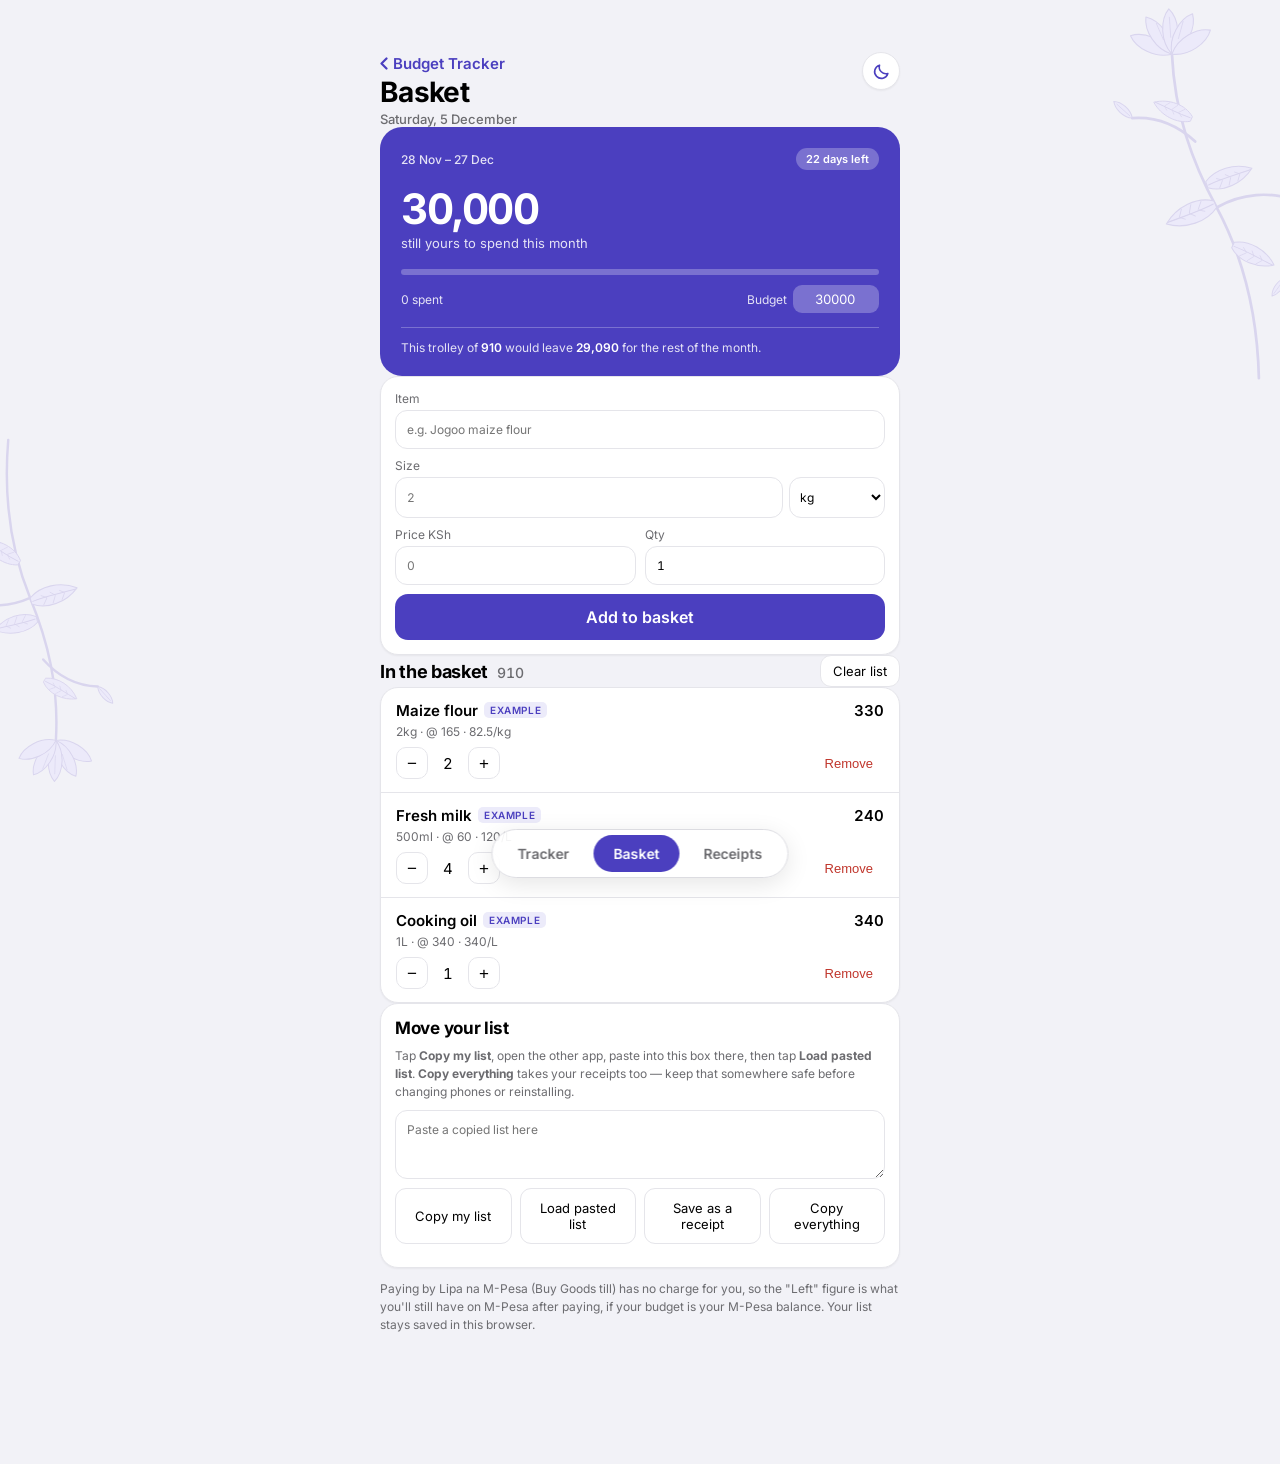
<file: app/src/main/assets/basket.html>
<!doctype html><html><head><meta charset=utf8><meta name=viewport content="width=device-width,initial-scale=1,viewport-fit=cover">
<title>Basket — Budget Tracker</title>
<style>:root{color-scheme:dark;box-sizing:border-box;padding-top:env(safe-area-inset-top,0px);padding-bottom:env(safe-area-inset-bottom,0px)}html{scroll-padding-top:env(safe-area-inset-top,0px)}body{margin:0;padding:0;font:14px -apple-system,BlinkMacSystemFont,sans-serif;background:#000;color:#fff}img{max-width:100%}[hidden]:not([hidden=until-found i]){display:none!important}</style>
</head><body>
<script>
  try {
    var m = localStorage.getItem('budget-theme');
    if (m !== 'light' && m !== 'dark') {
      m = matchMedia('(prefers-color-scheme: dark)').matches ? 'dark' : 'light';
    }
    var k = localStorage.getItem('budget-look') === 'minted' ? 'minted' : '';
    document.documentElement.setAttribute('data-theme', m);
    if (k) document.documentElement.setAttribute('data-look', k);
    document.documentElement.style.background =
      k ? (m === 'dark' ? '#07130d' : '#e4f2e6') : (m === 'dark' ? '#000' : '#f2f2f7');
  } catch (e) {}
</script>
<link rel="stylesheet" href="css/theme.css">
<style>
*{-webkit-tap-highlight-color:transparent}
/* Transparent so the engraving behind it shows; html owns the page colour. */
body{background:transparent;color:var(--ink);font-family:var(--body);font-size:15px;
  padding-left:max(16px,env(safe-area-inset-left,0px));
  padding-right:max(16px,env(safe-area-inset-right,0px));
  padding-block:0 118px}

.wrap{position:relative;z-index:1;max-width:520px;margin:0 auto;display:flex;flex-direction:column;gap:14px}
.num{font-variant-numeric:tabular-nums;letter-spacing:0}

/* ---- header ---------------------------------------------------------- */
.hello{padding-top:52px;display:flex;align-items:flex-start;justify-content:space-between;gap:12px}
.today{margin:2px 0 0;font-size:13px;color:var(--ink2);font-weight:500}
.upto{display:inline-flex;align-items:center;gap:5px;font-size:15px;font-weight:600;
  color:var(--tint);text-decoration:none;padding:2px 0}
h1{font-size:28px;margin:0;font-weight:700;letter-spacing:-.7px}
.themebtn{width:38px;height:38px;border-radius:19px;border:1px solid var(--card-line);
  background:var(--card);color:var(--tint);cursor:pointer;display:flex;align-items:center;
  justify-content:center;flex:none;box-shadow:var(--card-shadow)}

/* ---- the budget card ------------------------------------------------- */
.cycle{background:var(--hero);color:var(--hero-ink);border-radius:22px;padding:20px;
  display:flex;flex-direction:column;border:1px solid transparent;
  backdrop-filter:var(--blur);-webkit-backdrop-filter:var(--blur)}
:root[data-theme="dark"] .cycle{border-color:var(--card-line)}
.cyctop{display:flex;justify-content:space-between;align-items:center;gap:10px;
  font-size:12px;color:var(--hero-dim);font-weight:500}
.pill{font-size:11px;font-weight:600;padding:4px 10px;border-radius:999px;white-space:nowrap;
  background:var(--hero-track);color:var(--hero-ink)}
:root[data-theme="dark"] .pill{background:var(--tint);color:var(--on-tint)}
.cycbig{font-size:42px;font-weight:700;letter-spacing:-1.5px;line-height:1;margin-top:18px}
.cycsub{margin:5px 0 0;font-size:13px;color:var(--hero-dim)}
.bar{height:6px;background:var(--hero-track);border-radius:3px;overflow:hidden;margin-top:18px}
.bar i{display:block;height:100%;width:0;background:var(--hero-fill);border-radius:3px;transition:width .25s}
.cycfoot{display:flex;justify-content:space-between;align-items:center;gap:10px;
  margin-top:10px;font-size:12px;color:var(--hero-dim)}
.cycfoot .budget{display:flex;align-items:center;gap:6px}
.cycfoot .budget input{width:86px;padding:6px 9px;font-size:13px;text-align:right;
  background:var(--hero-track);border:0;border-radius:9px;color:var(--hero-ink)}
.cycfoot .owned{text-decoration:none;color:var(--hero-dim)}
.cycfoot .owned b{background:var(--hero-track);color:var(--hero-ink);font-weight:600;
  padding:6px 10px;border-radius:9px;margin-left:5px;display:inline-block}
.basketline{margin:14px 0 0;padding-top:12px;border-top:1px solid var(--hero-track);
  font-size:12px;color:var(--hero-dim)}
.basketline b{color:var(--hero-ink);font-weight:600}

/* ---- surfaces -------------------------------------------------------- */
input,select,textarea{background:var(--card);border:1px solid var(--card-line);
  border-radius:12px;padding:11px;min-width:0;color:var(--ink);font:inherit}
input:focus,select:focus,textarea:focus,button:focus-visible,a:focus-visible{
  outline:2px solid var(--tint);outline-offset:2px}
form{background:var(--card);border:1px solid var(--card-line);border-radius:18px;padding:14px;
  display:grid;grid-template-columns:1fr 1fr;gap:9px;box-shadow:var(--card-shadow)}
form .full{grid-column:1/-1}
form label{display:flex;flex-direction:column;gap:4px;font-size:12px;color:var(--ink2);min-width:0}
.size{display:flex;gap:6px}.size input{flex:1;width:0}.size select{width:96px;padding:11px 6px}
.addrow{grid-column:1/-1;display:flex;gap:9px}
.add{flex:1;background:var(--tint);color:var(--on-tint);border:0;border-radius:13px;
  padding:13px 8px;font-weight:600;font-size:16px;cursor:pointer;font-family:inherit}
.add.scan{background:var(--tint-soft);color:var(--tint);box-shadow:none}
:root[data-theme="dark"] .add.scan{color:var(--tint)}

.listhead{display:flex;justify-content:space-between;align-items:center}
.listhead h2{font-size:18px;margin:0;font-weight:700;letter-spacing:-.3px;
  display:flex;align-items:baseline;gap:9px}
.listhead h2 .num{font-size:14px;color:var(--ink2);font-weight:500}
.ghost{background:var(--card);border:1px solid var(--card-line);border-radius:11px;
  padding:7px 12px;font-size:13px;cursor:pointer;color:var(--ink);font-family:inherit}
.confirm{color:var(--bad);border-color:var(--bad)}

ul{list-style:none;margin:0;padding:0;background:var(--card);border:1px solid var(--card-line);
  border-radius:18px;overflow:hidden;box-shadow:var(--card-shadow)}
li{display:grid;grid-template-columns:1fr auto;gap:4px 10px;padding:13px 15px;
  border-bottom:1px solid var(--line)}
li:last-child{border-bottom:0}
.nm{font-weight:600;min-width:0;overflow-wrap:anywhere}
.ex{font-size:10px;letter-spacing:.06em;text-transform:uppercase;background:var(--tint-soft);
  color:var(--tint);padding:2px 6px;border-radius:5px;margin-left:6px;vertical-align:2px}
.meta{font-size:12px;color:var(--ink2);font-family:var(--mono)}
.line{text-align:right;font-weight:600;font-variant-numeric:tabular-nums}
.ctl{grid-column:1/-1;display:flex;align-items:center;gap:7px;margin-top:4px}
.ctl button{width:32px;height:32px;border-radius:10px;border:1px solid var(--card-line);
  background:transparent;color:var(--ink);cursor:pointer;font-size:17px;line-height:1}
.ctl .q{min-width:26px;text-align:center;font-variant-numeric:tabular-nums}
.ctl .del{margin-left:auto;width:auto;padding:0 11px;font-size:13px;color:var(--bad);border:0}
.empty{padding:22px;text-align:center;color:var(--ink2)}
.tip{font-size:12px;color:var(--ink2);line-height:1.5}

.xfer{background:var(--card);border:1px solid var(--card-line);border-radius:18px;padding:14px;
  display:flex;flex-direction:column;gap:9px;box-shadow:var(--card-shadow)}
.xfer h2{font-size:17px;margin:0;font-weight:700;letter-spacing:-.3px}
.xfer .tip{margin:0}
textarea{font-family:var(--mono);font-size:12px;width:100%;box-sizing:border-box;resize:vertical}
.xbtns{display:flex;gap:8px;flex-wrap:wrap}.xbtns .ghost{flex:1;padding:11px}

/* ---- receipts -------------------------------------------------------- */
.stack{display:flex;flex-direction:column;gap:14px}
.sect{background:var(--card);border:1px solid var(--card-line);border-radius:18px;padding:16px;
  box-shadow:var(--card-shadow)}
.sect h2{font-size:17px;margin:0 0 10px;font-weight:700;letter-spacing:-.3px;color:var(--ink)}
.row2{display:flex;justify-content:space-between;gap:10px;padding:9px 0;
  border-bottom:1px solid var(--line);font-size:15px}
.row2:last-child{border-bottom:0}
.row2 .n{min-width:0;overflow-wrap:anywhere}
.row2 .s{display:block;font-size:12px;color:var(--ink2);margin-top:2px}
.row2 .v{font-family:var(--mono);font-variant-numeric:tabular-nums;white-space:nowrap;font-weight:600}
.rcard{display:flex;justify-content:space-between;align-items:center;gap:12px;width:100%;
  text-align:left;background:var(--card);border:1px solid var(--card-line);border-radius:16px;
  padding:14px 16px;cursor:pointer;color:var(--ink);font-family:inherit;box-shadow:var(--card-shadow)}
.rcard .ricon{width:38px;height:38px;border-radius:50%;flex:none;display:grid;
  place-items:center;font-size:19px;line-height:1;background:var(--track)}
.rcard .rtext{flex:1 1 auto;min-width:0}
.rcard .when{font-weight:600;font-size:16px}
.rcard .sub2{font-size:13px;color:var(--ink2)}
.rcard .amt{font-family:var(--mono);font-weight:600;white-space:nowrap;font-variant-numeric:tabular-nums}
.back{background:none;border:0;color:var(--tint);font-weight:600;font-size:15px;padding:0;
  cursor:pointer;text-align:left;font-family:inherit}
.datefix{display:flex;align-items:center;justify-content:space-between;gap:10px;font-size:13px;
  color:var(--ink2);background:var(--card);border:1px solid var(--card-line);border-radius:16px;
  padding:11px 14px;box-shadow:var(--card-shadow)}
.datefix input{padding:7px 9px}
.actions{display:flex;gap:8px}
.actions .ghost{flex:1;padding:12px}
.empty2{color:var(--ink2);font-size:13px;padding:6px 0;line-height:1.5}
.search{width:100%;box-sizing:border-box}

/* ---- the review sheet ------------------------------------------------ */
.sheet{position:fixed;inset:0;z-index:40;background:rgba(0,0,0,.45);display:flex;
  align-items:flex-end;justify-content:center}
.sheetbox{background:var(--bg);width:100%;max-width:520px;max-height:88vh;box-sizing:border-box;
  display:flex;flex-direction:column;border-radius:26px 26px 0 0;border:1px solid var(--card-line);
  border-bottom:0;padding:16px max(16px,env(safe-area-inset-left,0px))
  calc(16px + env(safe-area-inset-bottom,0px))}
.sheethead{display:flex;justify-content:space-between;align-items:baseline;gap:10px;margin-bottom:10px}
.sheethead h2{font-size:18px;margin:0;font-weight:700;cursor:pointer;letter-spacing:-.3px}
.sums{font-family:var(--mono);font-size:12px;color:var(--ink2);text-align:right;line-height:1.6;
  white-space:nowrap}
.sums b{color:var(--ink);font-weight:600}
.sums b.off,.sums .off{color:var(--bad)}
.rows{overflow-y:auto;display:flex;flex-direction:column;gap:8px;padding:2px 0}
.rows .tip{margin:0}
.r{display:grid;grid-template-columns:auto 1fr;gap:6px 9px;background:var(--card);
  border:1px solid var(--card-line);border-radius:14px;padding:10px}
.r>input[type=checkbox]{width:21px;height:21px;accent-color:var(--tint);margin:0;align-self:center;padding:0}
.r .rn{grid-column:2}
.r .rq{grid-column:2;display:flex;gap:8px}
.r .rq label{flex:1;display:flex;flex-direction:column;gap:2px;font-size:11px;color:var(--ink2);min-width:0}
.r input[type=text],.r input[type=number]{width:100%;box-sizing:border-box;padding:8px}
.r.off{opacity:.45}
.repl{display:flex;align-items:center;gap:9px;font-size:13px;color:var(--ink);margin-top:10px;line-height:1.4}
.repl input{width:19px;height:19px;accent-color:var(--tint);margin:0;padding:0;flex:none}
.raw{width:100%;margin-top:4px;padding:11px;color:var(--ink2)}
.sheetbtns{display:flex;gap:8px;margin-top:12px}
.sheetbtns button{flex:1}
.sheetbtns .ghost{padding:13px}
.sheetbtns button:disabled{opacity:.5}

@media print{
  body{background:#fff;color:#000;padding:0 12px}
  .tabs,.decal,#pageBasket,#pageReceipts,.sheet,.actions,.back,.datefix,.tip{display:none!important}
  .sect{border:0;padding:0;background:#fff;box-shadow:none}
  .row2{border-bottom:1px solid #ccc}
  .row2 .s,.sect h2{color:#555}
  .pheader{display:block;margin:0 0 10px}
  .pheader h1{font-size:18px}
}
.pheader{display:none}
@media (prefers-reduced-motion:reduce){.bar i{transition:none}}
</style>

<script src="js/decal.js"></script>

<div class="wrap">
<div id="pageBasket">
  <header class="hello">
    <div>
      <a class="upto" href="index.html">
        <svg width="8" height="13" viewBox="0 0 8 13" fill="none" stroke="currentColor"
             stroke-width="2.2" stroke-linecap="round" stroke-linejoin="round"
             aria-hidden="true"><path d="M6.5 1.5L1.5 6.5L6.5 11.5"/></svg>
        Budget Tracker
      </a>
      <h1 id="greet">Basket</h1>
      <p class="today" id="today"></p>
    </div>
    <button type="button" class="themebtn" id="themeBtn" aria-label="Switch between light and dark">
      <svg id="themeIcon" width="19" height="19" viewBox="0 0 24 24" fill="none" stroke="currentColor" stroke-width="2" stroke-linecap="round" stroke-linejoin="round" aria-hidden="true"></svg>
    </button>
  </header>

  <section class="cycle" id="meter">
    <div class="cyctop">
      <span id="cycRange"></span>
      <span class="pill" id="cycDays"></span>
    </div>
    <div class="cycbig num" id="cycLeft">0</div>
    <p class="cycsub" id="cycSub">still yours to spend this month</p>
    <div class="bar"><i id="fill"></i></div>
    <div class="cycfoot">
      <span class="num" id="cycSpent"></span>
      <label class="budget" id="budgetEdit" for="budget">Budget <input id="budget" class="num" type="number" inputmode="numeric" min="0" step="500" value="30000"></label>
      <a class="budget owned" id="budgetOwned" href="index.html#budget-card" hidden>Budget <b class="num" id="budgetFigure">0</b></a>
    </div>
    <p class="basketline" id="basketLine" hidden></p>
  </section>

  <form id="f" autocomplete="off">
    <label class="full" for="name">Item<input id="name" required placeholder="e.g. Jogoo maize flour"></label>
    <label class="full" for="sizeN">Size<span class="size"><input id="sizeN" class="num" type="number" inputmode="decimal" step="any" min="0" placeholder="2"><select id="unit"><option>kg</option><option>g</option><option>L</option><option>ml</option><option>pcs</option><option>pack</option></select></span></label>
    <label for="price">Price KSh<input id="price" class="num" type="number" inputmode="decimal" step="any" min="0" required placeholder="0"></label>
    <label for="qty">Qty<input id="qty" class="num" type="number" inputmode="numeric" min="1" value="1"></label>
    <div class="addrow">
      <button class="add" type="submit">Add to basket</button>
      <button class="add scan" type="button" id="scanBtn" hidden>Scan receipt</button>
    </div>
  </form>

  <div class="listhead"><h2>In the basket <span class="num" id="basketTotal"></span></h2><button class="ghost" id="clear" type="button">Clear list</button></div>
  <ul id="list"></ul>
  <section class="xfer">
    <h2>Move your list</h2>
    <p class="tip">Tap <b>Copy my list</b>, open the other app, paste into this box there, then tap <b>Load pasted list</b>. <b>Copy everything</b> takes your receipts too &mdash; keep that somewhere safe before changing phones or reinstalling.</p>
    <textarea id="code" rows="3" placeholder="Paste a copied list here"></textarea>
    <div class="xbtns"><button type="button" class="ghost" id="copyBtn">Copy my list</button><button type="button" class="ghost" id="loadBtn">Load pasted list</button><button type="button" class="ghost" id="keepBtn">Save as a receipt</button><button type="button" class="ghost" id="backupBtn">Copy everything</button></div>
    <p class="tip" id="xmsg" role="status"></p>
  </section>
  <section class="xfer" id="updateBox" hidden>
    <h2>This app</h2>
    <p class="tip" id="updateMsg">Version</p>
    <div class="xbtns">
      <button type="button" class="ghost" id="updateBtn">Check for updates</button>
      <button type="button" class="ghost" id="installBtn" hidden>Install it</button>
    </div>
  </section>
  <p class="tip">Paying by Lipa na M-Pesa (Buy Goods till) has no charge for you, so the "Left" figure is what you'll still have on M-Pesa after paying, if your budget is your M-Pesa balance. Your list stays saved in this browser.</p>
</div>

<div id="pageReceipts" hidden class="stack">
  <input id="q" class="search" type="search" placeholder="Search everything you have bought - e.g. flour" aria-label="Search saved receipts">
  <div class="sect" id="searchOut" hidden></div>
  <div class="sect" id="months"></div>
  <div class="sect" id="topItems"></div>
  <div class="stack" id="receiptList"></div>
</div>

<div id="pageOne" hidden class="stack">
  <button type="button" class="back" id="backToList">&lt; All receipts</button>
  <div class="pheader"><h1>Basket Budget</h1></div>
  <div class="sect" id="oneHead"></div>
  <div class="sect" id="oneItems"></div>
  <label class="datefix">Date on this receipt
    <input type="date" id="oneDate" aria-label="Date on this receipt">
  </label>
  <div class="actions">
    <button type="button" class="ghost" id="onePrint">Save as PDF</button>
    <button type="button" class="ghost" id="oneLoad">Put in basket</button>
    <button type="button" class="ghost" id="oneDelete">Delete</button>
  </div>
</div>
</div>


<nav class="tabs">
  <a class="tab" href="index.html">Tracker</a>
  <button type="button" class="tab on" id="tabBasket">Basket</button>
  <button type="button" class="tab" id="tabReceipts">Receipts</button>
</nav>

<div class="sheet" id="sheet" hidden>
  <div class="sheetbox" role="dialog" aria-modal="true" aria-labelledby="sheetTitle">
    <div class="sheethead">
      <h2 id="sheetTitle">From the receipt</h2>
      <div class="sums" id="sums"></div>
    </div>
    <div class="rows" id="rows"></div>
    <p class="tip" id="sheetMsg" role="status"></p>
    <!-- The camera's own text. It was hidden behind a tap on the heading, which
         is the same as not being there: when a scan comes back short this is
         the only thing that says whether the camera missed the line or the
         reader did, and it has to be in front of you to get used. -->
    <button type="button" class="ghost raw" id="sheetRaw" hidden>What the camera read</button>
    <label class="repl" id="replWrap" hidden>
      <input type="checkbox" id="replBox"><span id="replText"></span>
    </label>
    <div class="sheetbtns">
      <button type="button" class="ghost" id="sheetCancel">Cancel</button>
      <button type="button" class="add" id="sheetAdd">Add items</button>
    </div>
  </div>
</div>

<script>
const KEY='basket-budget-v1';
const fmt=n=>Math.round(n).toLocaleString('en-KE');
const fmt2=n=>(Math.round(n*100)/100).toLocaleString('en-KE');
let state={budget:30000,items:[
  {id:1,name:'Maize flour',size:2,unit:'kg',price:165,qty:2,ex:true},
  {id:2,name:'Fresh milk',size:500,unit:'ml',price:60,qty:4,ex:true},
  {id:3,name:'Cooking oil',size:1,unit:'L',price:340,qty:1,ex:true}
]};
try{const s=localStorage.getItem(KEY);if(s)state=JSON.parse(s)}catch(e){}
const save=()=>{try{localStorage.setItem(KEY,JSON.stringify(state))}catch(e){}};
const $=id=>document.getElementById(id);
$('budget').value=state.budget;

/* The Android wrapper, when there is one. In a plain browser every call below
   is skipped and the page behaves exactly as it always did. */
const and=()=>window.Android; // looked up on each call, never captured
const bridge=m=>{try{const a=and();return !!(a&&typeof a[m]==='function')}catch(e){return false}};
const sheetFlag=open=>{if(bridge('setSheetOpen')){try{and().setSheetOpen(open)}catch(e){}}};

function unitPrice(it){
  if(!it.size)return '';
  const map={kg:[1,'kg'],g:[1000,'kg'],L:[1,'L'],ml:[1000,'L']};
  if(map[it.unit]){const per=it.price/(it.size/map[it.unit][0]);return ' · '+fmt2(per)+'/'+map[it.unit][1]}
  return '';
}
function render(){
  const basket=state.items.reduce((s,i)=>s+i.price*i.qty,0);
  $('basketTotal').textContent=basket?fmt(basket):'';
  renderCycle(basket);
  publishGlance();
  const ul=$('list');ul.innerHTML='';
  if(!state.items.length){ul.innerHTML='<li class="empty" style="display:block">Nothing yet. Add your first item above.</li>';return}
  state.items.forEach(it=>{
    const li=document.createElement('li');
    const sz=it.size?`${it.size}${it.unit} · `:'';
    li.innerHTML=`<div class="nm"></div><div class="line num">${fmt(it.price*it.qty)}</div>
      <div class="meta">${sz}@ ${fmt2(it.price)}${unitPrice(it)}</div><div></div>
      <div class="ctl"><button type="button" data-a="-" aria-label="One less">−</button><span class="q num">${it.qty}</span><button type="button" data-a="+" aria-label="One more">+</button><button type="button" class="del" data-a="x">Remove</button></div>`;
    li.querySelector('.nm').textContent=it.name;
    if(it.ex)li.querySelector('.nm').insertAdjacentHTML('beforeend','<span class="ex">example</span>');
    li.querySelectorAll('button').forEach(btn=>btn.onclick=()=>{
      const a=btn.dataset.a;
      if(a==='+')it.qty++;
      if(a==='-'){it.qty--;if(it.qty<1)state.items=state.items.filter(x=>x!==it)}
      if(a==='x')state.items=state.items.filter(x=>x!==it);
      save();render();
    });
    ul.appendChild(li);
  });
}
$('budget').oninput=e=>{state.budget=+e.target.value||0;save();render()};

/* ---- The month, as Jose counts it ------------------------------------- */
/* His budget runs from the 28th to the 27th, so a shop on the 29th belongs
   to the cycle that opened the day before, not to the calendar month. */
const CYCLE_DAY=28;
function cycleOf(when){
  const start=new Date(when.getFullYear(),when.getMonth(),CYCLE_DAY);
  if(when.getDate()<CYCLE_DAY)start.setMonth(start.getMonth()-1);
  const end=new Date(start.getFullYear(),start.getMonth()+1,CYCLE_DAY-1);
  return {start:start,end:end};
}
const shortDate=s=>{const p=s.split('-').map(Number);return p[2]+' '+MONTHS[p[1]-1].slice(0,3)};

/* Basket used to carry its own budget figure. It is one app now, and the
   tracker is where a month is reckoned from the statements - so Groceries
   comes from there: the amount, and what has already gone on it this cycle.
   That figure is the honest one, because it counts every shop M-PESA paid
   for, not only the slips that were scanned.

   Same origin, so this is just a read; the tracker writes it on every render.
   With no tracker data yet, the old local budget still works. */
const GKEY='mpesa-tracker.glance';
function trackerGlance(){
  try{
    const g=JSON.parse(localStorage.getItem(GKEY)||'null');
    if(!g||!(+g.groceriesBudget>0)||!g.cycleFrom||!g.cycleTo)return null;
    return g;
  }catch(e){return null}
}

/* And back the other way: what is in the trolley, for the tracker's home. */
const BGKEY='basket.glance';
function publishGlance(){
  const real=state.items.filter(i=>!i.ex);
  try{
    localStorage.setItem(BGKEY,JSON.stringify({
      at:new Date().toISOString(),
      items:real.length,
      total:real.reduce((s,i)=>s+i.price*i.qty,0),
      receipts:receipts.length,
      lastShop:receipts.length?receipts[0].date:null
    }));
  }catch(e){}
}

function renderCycle(basket){
  const now=new Date();
  const g=trackerGlance();
  let from,to,spent,budget;
  if(g){
    from=g.cycleFrom;to=g.cycleTo;
    budget=+g.groceriesBudget||0;
    spent=+g.groceriesSpent||0;
  }else{
    const c=cycleOf(now);
    from=iso(c.start);to=iso(c.end);
    /* Without the tracker all that is known here is the slips that were
       scanned, which is a floor on the real figure, not the figure. */
    spent=receipts.filter(r=>r.date>=from&&r.date<=to)
      .reduce((s,r)=>s+receiptSum(r),0);
    budget=+state.budget||0;
  }
  const left=budget-spent;
  const pct=budget?Math.min(100,spent/budget*100):0;
  const days=Math.max(0,Math.round((Date.parse(to)-Date.parse(iso(now)))/86400000));

  $('cycRange').textContent=(g?'Groceries · ':'')+shortDate(from)+' – '+shortDate(to);
  $('cycDays').textContent=days===0?'last day':days+(days===1?' day left':' days left');
  $('cycLeft').textContent=fmt(Math.abs(left));
  $('cycSub').textContent=left<0?'over your budget this month':'still yours to spend this month';
  $('cycSpent').textContent=fmt(spent)+' spent'+(g?' this month':'');
  $('fill').style.width=pct+'%';
  $('fill').style.background=left<0?'var(--bad)':pct>=85?'var(--warn)':'var(--hero-fill)';
  $('cycLeft').style.color=left<0?'var(--bad)':'var(--hero-ink)';

  /* The figure is the tracker's, so it is shown there rather than typed here.
     Two places to edit one number is how they end up disagreeing. */
  $('budgetEdit').hidden=!!g;
  $('budgetOwned').hidden=!g;
  if(g)$('budgetFigure').textContent=fmt(budget);
  else $('budget').value=state.budget;

  const line=$('basketLine');
  if(basket>0&&budget>0){
    line.hidden=false;
    const after=left-basket;
    line.innerHTML='This trolley of <b>'+fmt(basket)+'</b> would leave <b>'+
      fmt(Math.abs(after))+'</b>'+(after<0?' over your budget.':' for the rest of the month.');
  }else if(basket>0){
    line.hidden=false;
    line.innerHTML='This trolley comes to <b>'+fmt(basket)+'</b>.';
  }else line.hidden=true;
}

/* ---- Light or dark, Jose's choice ------------------------------------- */
/* One key for both pages: switching the theme in Basket and finding the
   tracker still light is the sort of seam that gives away two apps bolted
   together. The old per-page keys are read once so nothing resets. */
const TKEY='budget-theme';
const SUN='<circle cx="12" cy="12" r="4.2"></circle><path d="M12 2v2M12 20v2M4.2 4.2l1.4 1.4M18.4 18.4l1.4 1.4M2 12h2M20 12h2M4.2 19.8l1.4-1.4M18.4 5.6l1.4-1.4"></path>';
const MOON='<path d="M20 14.5A8.5 8.5 0 0 1 9.5 4a8.5 8.5 0 1 0 10.5 10.5z"></path>';
function applyTheme(mode){
  /* The inline head script paints html before the stylesheet lands; its inline
     style then outranks the stylesheet, so hand control back here. */
  document.documentElement.style.background='';
  document.documentElement.setAttribute('data-theme',mode);
  /* The icon shows what tapping gives you, not where you are. */
  $('themeIcon').innerHTML=mode==='dark'?SUN:MOON;
  try{localStorage.setItem(TKEY,mode)}catch(e){}
  /* The status bar is Android's, so it has to be told. */
  if(bridge('setChrome')){
    const mint=document.documentElement.getAttribute('data-look')==='minted';
    const bar=mint?(mode==='dark'?'#07130D':'#E4F2E6'):(mode==='dark'?'#000000':'#F2F2F7');
    try{and().setChrome(bar,mode==='dark')}catch(e){}
  }
}
function startTheme(){
  let mode=null;
  try{mode=localStorage.getItem(TKEY)||localStorage.getItem('basket-theme')||localStorage.getItem('mpesa-theme')}catch(e){}
  if(mode!=='light'&&mode!=='dark'){
    mode=window.matchMedia&&window.matchMedia('(prefers-color-scheme: dark)').matches?'dark':'light';
  }
  applyTheme(mode);
}
$('themeBtn').onclick=()=>
  applyTheme(document.documentElement.getAttribute('data-theme')==='dark'?'light':'dark');

/* The name lives in the tracker's settings, one page and one origin away, so
   this page can simply read it. A heading that says "Basket" on a phone that
   only ever belongs to one person is a label; his own name is a greeting. */
function myName(){
  try{
    const d=JSON.parse(localStorage.getItem('mpesa-tracker.v1')||'{}');
    const n=String((d.settings&&d.settings.name)||'').trim();
    return n?n.split(/\s+/)[0]:'';
  }catch(e){return ''}
}
function greet(){
  const now=new Date();
  const days=['Sunday','Monday','Tuesday','Wednesday','Thursday','Friday','Saturday'];
  $('today').textContent=days[now.getDay()]+', '+now.getDate()+' '+MONTHS[now.getMonth()];
  const who=myName();
  if(who)$('greet').textContent='Hello '+who;
}
$('f').onsubmit=e=>{
  e.preventDefault();
  const price=parseFloat($('price').value);if(!(price>=0))return;
  state.items=state.items.filter(i=>!i.ex);
  state.items.unshift({id:Date.now(),name:$('name').value.trim(),size:parseFloat($('sizeN').value)||0,unit:$('unit').value,price,qty:Math.max(1,parseInt($('qty').value)||1)});
  save();render();
  $('name').value='';$('sizeN').value='';$('price').value='';$('qty').value=1;$('name').focus();
};
let armed=false;
$('clear').onclick=()=>{
  const b=$('clear');
  if(!armed){armed=true;b.textContent='Tap again to clear';b.classList.add('confirm');setTimeout(()=>{armed=false;b.textContent='Clear list';b.classList.remove('confirm')},3000);return}
  state.items=[];armed=false;b.textContent='Clear list';b.classList.remove('confirm');save();render();
};
const msg=t=>{$('xmsg').textContent=t};
function putOnClipboard(text,done){
  const ta=$('code');
  ta.value=text;
  const sel=()=>{ta.focus();ta.select();try{document.execCommand('copy')}catch(e){}};
  const viaAndroid=()=>{
    if(bridge('copyToClipboard')){try{and().copyToClipboard(ta.value);done();return true}catch(e){}}
    return false;
  };
  const fallback=()=>{if(!viaAndroid()){sel();msg('Text is selected in the box. Long-press it and tap Copy.')}};
  try{navigator.clipboard.writeText(ta.value).then(done,fallback)}catch(e){fallback()}
}
$('backupBtn').onclick=()=>{
  putOnClipboard('BASKET2:'+JSON.stringify({
    budget:state.budget,
    items:state.items.filter(i=>!i.ex),
    receipts:receipts
  }),()=>msg('Copied your basket and all '+receipts.length+
    (receipts.length===1?' receipt':' receipts')+'. Paste it somewhere safe.'));
};
$('copyBtn').onclick=()=>{
  const ta=$('code');
  ta.value='BASKET1:'+JSON.stringify({budget:state.budget,items:state.items.filter(i=>!i.ex)});
  const sel=()=>{ta.focus();ta.select();try{document.execCommand('copy')}catch(e){}};
  const ok=()=>msg('Copied. Now paste it in the other app.');
  // A WebView can refuse navigator.clipboard, so Android's own clipboard is
  // the next thing tried, and hand-selection the last.
  const viaAndroid=()=>{
    if(bridge('copyToClipboard')){try{and().copyToClipboard(ta.value);ok();return true}catch(e){}}
    return false;
  };
  const fallback=()=>{if(!viaAndroid()){sel();msg('Text is selected in the box. Long-press it and tap Copy.')}};
  try{
    navigator.clipboard.writeText(ta.value).then(ok,fallback);
  }catch(e){fallback()}
};
$('loadBtn').onclick=()=>{
  try{
    let t=$('code').value.trim();
    if(t.startsWith('BASKET1:')||t.startsWith('BASKET2:'))t=t.slice(8);
    const d=JSON.parse(t);
    if(!Array.isArray(d.items))throw 0;
    const loaded=d.items.map(i=>({id:i.id||Date.now()+Math.random(),name:String(i.name||'Item'),size:+i.size||0,unit:i.unit||'pcs',price:+i.price||0,qty:Math.max(1,+i.qty||1)}));
    state={budget:(d.budget!=null?+d.budget:state.budget)||0,items:loaded};
    $('budget').value=state.budget;
    let note='Loaded '+loaded.length+' items.';
    // A full backup brings the receipts back with it.
    if(Array.isArray(d.receipts)){
      receipts=d.receipts.filter(r=>r&&r.date&&Array.isArray(r.items));
      receipts.sort((a,b)=>a.date<b.date?1:a.date>b.date?-1:0);
      saveReceipts();renderReceipts();
      note+=' Restored '+receipts.length+(receipts.length===1?' receipt.':' receipts.');
    }
    // A pasted list can carry the day it was bought, and then it is kept as a
    // receipt too rather than only filling the basket.
    if(/^\d{4}-\d{2}-\d{2}$/.test(String(d.date||''))){
      storeReceipt(loaded,d.date,d.slipTotal==null?null:+d.slipTotal,d.lineCount==null?null:+d.lineCount);
      note+=' Saved under Receipts as '+prettyDate(d.date)+'.';
    }
    save();render();$('code').value='';
    msg(note);
  }catch(e){msg('That text is not a copied list. Copy it again with the Copy my list button and paste the whole thing.')}
};

/* ---- Scan receipt ----------------------------------------------------- */
let scanned=[], receiptTotal=null, lineCount=null, scanMsg='', rawRows=[];

if(bridge('scanReceipt'))$('scanBtn').hidden=false;
$('scanBtn').onclick=()=>{try{and().scanReceipt()}catch(e){}};

const openSheet=()=>{$('sheet').hidden=false;sheetFlag(true)};
const closeSheet=()=>{$('sheet').hidden=true;sheetFlag(false);scanned=[];receiptTotal=null;lineCount=null;scanMsg='';rawRows=[]};
/* Android's back button calls this first; true means it closed something. */
window.bbCloseSheet=()=>{if($('sheet').hidden)return false;closeSheet();return true};

window.onReceiptScanning=()=>{
  scanned=[];receiptTotal=null;lineCount=null;scanMsg='';rawRows=[];
  $('rows').innerHTML='';$('sums').innerHTML='';
  $('sheetMsg').textContent='Reading the receipt…';
  $('sheetAdd').hidden=true;$('sheetCancel').textContent='Cancel';
  openSheet();
};

window.onReceiptScanned=payload=>{
  const d=Array.isArray(payload)?{items:payload,receiptTotal:null}:(payload||{});
  scanned=(d.items||[]).map(i=>({
    on:true,
    name:String(i.name||'Item'),
    qty:Math.max(1,parseInt(i.qty)||1),
    price:+i.price||0
  }));
  receiptTotal=(d.receiptTotal==null)?null:+d.receiptTotal;
  lineCount=(d.lineCount==null)?null:+d.lineCount;
  rawRows=Array.isArray(d.rows)?d.rows:[];
  scanMsg=d.message?String(d.message):'';
  drawSheet();
  openSheet();
};

function drawSheet(){
  const rows=$('rows');rows.innerHTML='';
  $('sheetAdd').hidden=!scanned.length;
  $('sheetRaw').hidden=!rawRows.length;
  if(!scanned.length){
    $('sums').innerHTML='';
    $('sheetCancel').textContent='Close';
    $('sheetMsg').textContent='';
    const p=document.createElement('p');
    p.className='tip';
    p.textContent=scanMsg||'Nothing could be read off that photo. It works best with the slip flat, well lit, and filling the frame.';
    rows.appendChild(p);
    if(bridge('scanReceipt')){
      const b=document.createElement('button');
      b.type='button';b.className='add';b.textContent='Try another photo';
      b.onclick=()=>{closeSheet();try{and().scanReceipt()}catch(e){}};
      rows.appendChild(b);
    }
    return;
  }
  $('sheetCancel').textContent='Cancel';
  // Scanning a second time must not stack a whole shop on top of the first.
  const already=state.items.filter(i=>!i.ex).length;
  $('replWrap').hidden=!already;
  $('replBox').checked=false;
  $('replText').textContent='Clear the '+already+(already===1?' item':' items')+
    ' already in my basket first';
  scanned.forEach(it=>{
    const r=document.createElement('div');
    r.className='r';
    r.innerHTML=`<input type="checkbox" checked aria-label="Include this item">
      <input class="rn" type="text" aria-label="Item name">
      <div class="rq"><label>Qty<input type="number" min="1" inputmode="numeric" class="num" value="${it.qty}"></label>
      <label>Price KSh<input type="number" min="0" step="any" inputmode="decimal" class="num" value="${it.price}"></label></div>`;
    const cb=r.querySelector('input[type=checkbox]'), nm=r.querySelector('.rn');
    const qp=r.querySelectorAll('.rq input'), q=qp[0], p=qp[1];
    nm.value=it.name; // set as a value, never as markup: this text came off a photo
    cb.onchange=()=>{it.on=cb.checked;r.className='r'+(it.on?'':' off');sums()};
    nm.oninput=()=>{it.name=nm.value};
    q.oninput=()=>{it.qty=Math.max(1,parseInt(q.value)||1);sums()};
    p.oninput=()=>{it.price=parseFloat(p.value)||0;sums()};
    rows.appendChild(r);
  });
  sums();
}

function sums(){
  const on=scanned.filter(i=>i.on);
  const t=on.reduce((s,i)=>s+i.price*i.qty,0);
  // The slip's own total against the rows that are ticked, so a misread shows.
  const gap=receiptTotal==null?0:Math.round(receiptTotal-t);
  if(receiptTotal==null)$('sums').innerHTML='Your list <b>'+fmt(t)+'</b>';
  else $('sums').innerHTML='Slip total <b>'+fmt(receiptTotal)+'</b><br>Your list <b class="'+
    (Math.abs(gap)>1?'off':'')+'">'+fmt(t)+'</b>';
  // The slip counts its own lines, so a short read is visible rather than guessed.
  if(lineCount!=null){
    const short=scanned.length<lineCount;
    $('sums').innerHTML+='<br><span class="'+(short?'off':'')+'">'+
      scanned.length+' of '+lineCount+' lines</span>';
  }
  $('sheetAdd').textContent='Add '+on.length+(on.length===1?' item':' items');
  $('sheetAdd').disabled=!on.length;
  // Say what the difference means, rather than leaving two numbers to compare.
  $('sheetMsg').textContent=
    receiptTotal==null?'Check these against the slip. Untick anything you do not want.':
    Math.abs(gap)<=1?'This matches the slip. Untick anything you do not want.':
    gap>0?'KSh '+fmt(gap)+' less than the slip, so some lines were not read. Add those by hand, or photograph the slip again with the sections overlapping.':
    // Not necessarily a repeat: a till prints the same thing twice when you
    // buy two of it, and the slip's own total is as misreadable as any other
    // row. Saying "untick the repeats" sent him to delete a line he had
    // really bought.
    'KSh '+fmt(-gap)+' more than the slip. Either a line was read twice, or the slip total itself was misread — check the two against the paper before unticking anything.';
}

const sameThing=n=>String(n).toLowerCase().replace(/[^a-z0-9]/g,'');
$('sheetAdd').onclick=()=>{
  const add=scanned.filter(i=>i.on&&i.name.trim()&&i.price>0);
  if(!add.length)return;
  state.items=$('replBox').checked?[]:state.items.filter(i=>!i.ex);
  // Re-reading the same slip updates the lines it put there before, rather
  // than leaving two of everything.
  const incoming=new Set(add.map(i=>sameThing(i.name)));
  state.items=state.items.filter(i=>!incoming.has(sameThing(i.name)));
  // Reversed, so the first row on the receipt ends up at the top of the list.
  add.slice().reverse().forEach((i,k)=>state.items.unshift(
    {id:Date.now()+k,name:i.name.trim(),size:0,unit:'pcs',price:i.price,qty:i.qty}));
  keepReceipt(add);
  closeSheet();save();render();
};
// Copies the camera's own text, which is the only way to tell a misread
// apart from a line the camera never saw.
const copyRaw=()=>{
  if(!rawRows.length)return;
  const text=rawRows.join(String.fromCharCode(10));
  const done=()=>{$('sheetMsg').textContent='Copied what the camera read ('+rawRows.length+' rows). Paste it anywhere.'};
  if(bridge('copyToClipboard')){try{and().copyToClipboard(text);done();return}catch(e){}}
  try{navigator.clipboard.writeText(text).then(done,()=>{})}catch(e){}
};
$('sheetRaw').onclick=copyRaw;
$('sheetTitle').onclick=copyRaw;
$('sheetCancel').onclick=()=>closeSheet();
$('sheet').onclick=e=>{if(e.target===$('sheet'))closeSheet()};

/* ---- Updates --------------------------------------------------------- */
/* The one thing in the app that uses the network, and only when tapped. */
if(bridge('appVersion')){
  $('updateBox').hidden=false;
  let version='';
  try{version=and().appVersion()}catch(e){}
  $('updateMsg').textContent='Version '+version+'. Updates come from the project on GitHub.';
  $('updateBtn').onclick=()=>{
    $('updateMsg').textContent='Checking…';
    $('installBtn').hidden=true;
    try{and().checkUpdate()}catch(e){$('updateMsg').textContent='Could not check just now.'}
  };
  /* Never swallow this: a bridge call that threw is how "Install it" looked
     like a dead button for a whole release. */
  $('installBtn').onclick=()=>{
    try{and().installUpdate()}catch(e){$('updateMsg').textContent='Could not start the download: '+e.message}
  };
}
window.onUpdateStatus=(message,canInstall)=>{
  $('updateMsg').textContent=String(message);
  $('installBtn').hidden=!canInstall;
};

/* ---- Saved receipts --------------------------------------------------- */
const RKEY='basket-receipts-v1';
let receipts=[];
try{const r=localStorage.getItem(RKEY);if(r)receipts=JSON.parse(r)||[]}catch(e){}
const saveReceipts=()=>{try{localStorage.setItem(RKEY,JSON.stringify(receipts))}catch(e){}};

const iso=d=>d.getFullYear()+'-'+String(d.getMonth()+1).padStart(2,'0')+'-'+String(d.getDate()).padStart(2,'0');
const MONTHS=['January','February','March','April','May','June','July','August','September','October','November','December'];
const prettyDate=s=>{const p=s.split('-').map(Number);return p[2]+' '+MONTHS[p[1]-1]+' '+p[0]};
const prettyMonth=s=>{const p=s.split('-').map(Number);return MONTHS[p[1]-1]+' '+p[0]};

/* The slip carries several dates and OCR mangles all of them.

   The fiscal header "30 October 2026" came back as "30 0ctober 2006" - a
   printed O read as a zero, and the year off by twenty. The loyalty slip's
   "As At 28-10-2026" is when the POINTS balance was struck, not when you
   shopped. And the stock code on a line of spinach, "0023.11.00", is a
   perfectly well-formed 23 November 2000, which is the date a shop got filed
   under.

   So every candidate is collected and then measured against today: a till
   slip you are holding up to the camera was printed in the last few months,
   and never tomorrow. Anything outside that window is a misread whatever
   shape it has, and today is a far better guess than the year 2000. A row
   that says "date" is believed before a row that merely looks like one, and
   the date on the receipt can be corrected by hand either way. */
function receiptDate(rows){
  const text=rows||[];
  const MON={jan:1,feb:2,mar:3,apr:4,may:5,jun:6,jul:7,aug:8,sep:9,oct:10,nov:11,dec:12};
  const pad=v=>String(v).padStart(2,'0');
  const now=Date.parse(iso(new Date()));
  const make=(y,mo,d)=>{
    if(y<100)y+=2000;
    if(mo>12&&d<=12){const t=d;d=mo;mo=t}
    if(mo<1||mo>12||d<1||d>31)return null;
    const s=y+'-'+pad(mo)+'-'+pad(d);
    const t=Date.parse(s);
    // Not tomorrow, and not more than about a year ago.
    if(isNaN(t)||t>now+86400000||t<now-400*86400000)return null;
    return s;
  };
  /* A printed O comes back as a zero, an l as a one, an S as a five and a B
     as an eight, so "0ctober", "Ju1y", "5eptember" and "Fe8ruary" are all
     months. */
  const letters=s=>s.toLowerCase().replace(/0/g,'o').replace(/1/g,'l')
    .replace(/5/g,'s').replace(/8/g,'b');
  const named=/(\d{1,2})\s+([A-Za-z0-9]{3,9})\.?\s+(\d{4})/g;
  for(const row of text){
    for(const m of String(row).matchAll(named)){
      const mo=MON[letters(m[2]).slice(0,3)];
      if(!mo)continue;
      const got=make(+m[3],mo,+m[1]);
      if(got)return got;
    }
  }
  const numeric=/(\d{1,2})[\/.-](\d{1,2})[\/.-](\d{2,4})/g;
  for(const labelled of [true,false]){
    for(const row of text){
      const line=String(row);
      if(/\bas\s+at\b|points/i.test(line))continue;
      if(/\bdate\b/i.test(line)!==labelled)continue;
      for(const m of line.matchAll(numeric)){
        const got=make(+m[3],+m[2],+m[1]);
        if(got)return got;
      }
    }
  }
  return iso(new Date());
}

function storeReceipt(items,date,slipTotal,lines){
  receipts.unshift({
    id:'r'+Date.now(),
    date:date,
    savedAt:new Date().toISOString(),
    slipTotal:slipTotal,
    lineCount:lines,
    items:items.map(i=>({name:String(i.name).trim(),qty:i.qty,price:i.price}))
  });
  receipts.sort((a,b)=>a.date<b.date?1:a.date>b.date?-1:0);
  saveReceipts();
  renderReceipts();
  render();
  return receipts[0];
}
function keepReceipt(items){
  storeReceipt(items,receiptDate(rawRows),receiptTotal,lineCount);
}

const lineTotalOf=i=>i.price*i.qty;
const receiptSum=r=>r.items.reduce((s,i)=>s+lineTotalOf(i),0);

/* ---- what a receipt was mostly for ------------------------------------
   A receipt carries no shop name - only a date, its lines and a total - so
   the icon on its card is worked out from the lines themselves: every item
   is put in a bucket, the money in each bucket is added up, and the biggest
   bucket wins. Anything unrecognised counts as shopping, which is what a
   till slip mostly is, so a weekly shop with one bar of soap on it still
   reads as a shop.

   These rules are kept HERE and not imported from js/icons.js: this page has
   to work on its own with a plain script, and the words it matches are the
   things in a Kenyan trolley rather than the names of budget lines. */
var ITEM_KINDS=[
  [/petrol|diesel|fuel|v-?power|unleaded/i,'⛽️'],
  [/airtime|bundle|scratch *card|credo/i,'📱'],
  [/panadol|pharm|medic|syrup|tablet|capsule|brufen|antibio|plaster/i,'💊'],
  [/omo|sunlight|sabuni|soap|detergent|bleach|jik|harpic|tissue|toilet *roll|pamper|diaper|mop|broom|dust *bin/i,'🧹'],
  [/colgate|toothpaste|tooth *brush|shampoo|lotion|vaseline|razor|deodor|sanitary|pad[s]?\b/i,'💇'],
  [/soda|coke|fanta|sprite|juice|water|maji|beer|wine|whisk|cider/i,'💧'],
  [/chips|pizza|burger|takeaway|take *away|restaurant|chicken *&/i,'🍽️'],
];
function itemKind(name){
  var s=String(name||'');
  for(var i=0;i<ITEM_KINDS.length;i++) if(ITEM_KINDS[i][0].test(s)) return ITEM_KINDS[i][1];
  return '🧺';
}
function receiptIcon(r){
  var by={},best='🧺',most=-1;
  (r.items||[]).forEach(function(i){
    var k=itemKind(i.name);
    by[k]=(by[k]||0)+lineTotalOf(i);
  });
  Object.keys(by).forEach(function(k){ if(by[k]>most){most=by[k];best=k} });
  return best;
}

/* A row of name + amount, with the name set as text and never as markup. */
function row2(name, sub, amount){
  const row=document.createElement('div');
  row.className='row2';
  row.innerHTML='<span class="n"></span><span class="v">'+fmt(amount)+'</span>';
  const n=row.querySelector('.n');
  n.textContent=name;
  if(sub){const s=document.createElement('span');s.className='s';s.textContent=sub;n.appendChild(s)}
  return row;
}

/* ---- the three views -------------------------------------------------- */
function show(which){
  $('pageBasket').hidden=which!=='basket';
  $('pageReceipts').hidden=which!=='receipts';
  $('pageOne').hidden=which!=='one';
  $('tabBasket').className='tab'+(which==='basket'?' on':'');
  $('tabReceipts').className='tab'+(which==='basket'?'':' on');
  window.scrollTo(0,0);
}
$('tabBasket').onclick=()=>show('basket');
$('tabReceipts').onclick=()=>{renderReceipts();show('receipts')};
$('backToList').onclick=()=>show('receipts');

function renderReceipts(){
  const list=$('receiptList');
  list.innerHTML='';
  if(!receipts.length){
    list.innerHTML='<p class="empty2">No receipts yet. Scan one and it is kept here with its date, so you can look back at what you bought.</p>';
  }
  receipts.forEach(r=>{
    const b=document.createElement('button');
    b.type='button';
    b.className='rcard';
    const n=r.items.length;
    b.innerHTML='<span class="ricon" aria-hidden="true"></span>'+
      '<span class="rtext"><span class="when"></span><br><span class="sub2">'+
      n+(n===1?' item':' items')+'</span></span><span class="amt">'+fmt(receiptSum(r))+'</span>';
    b.querySelector('.when').textContent=prettyDate(r.date);
    b.querySelector('.ricon').textContent=receiptIcon(r);
    b.onclick=()=>openReceipt(r.id);
    list.appendChild(b);
  });
  renderMonths();
  renderTop();
  runSearch();
}

function renderMonths(){
  // Grouped by Jose's own month, the 28th to the 27th, so these add up to
  // what the budget card on the Basket tab is counting.
  const by={};
  receipts.forEach(r=>{
    const p=r.date.split('-').map(Number);
    const c=cycleOf(new Date(p[0],p[1]-1,p[2]));
    const k=iso(c.start);
    if(!by[k])by[k]={total:0,n:0,from:k,to:iso(c.end),end:c.end};
    by[k].total+=receiptSum(r);
    by[k].n++;
  });
  const keys=Object.keys(by).sort().reverse();
  const box=$('months');
  box.innerHTML='<h2>Spent each month</h2>';
  if(!keys.length){box.innerHTML+='<p class="empty2">Nothing yet.</p>';return}
  keys.forEach(k=>{
    const c=by[k];
    const name=MONTHS[c.end.getMonth()]+' '+c.end.getFullYear();
    box.appendChild(row2(name,
      shortDate(c.from)+' – '+shortDate(c.to)+' · '+c.n+(c.n===1?' receipt':' receipts'),
      c.total));
  });
}

function renderTop(){
  const by={};
  receipts.forEach(r=>r.items.forEach(i=>{
    const k=i.name.toLowerCase();
    if(!by[k])by[k]={name:i.name,total:0,qty:0};
    by[k].total+=lineTotalOf(i);
    by[k].qty+=i.qty;
  }));
  const top=Object.keys(by).map(k=>by[k]).sort((a,b)=>b.total-a.total).slice(0,8);
  const box=$('topItems');
  box.innerHTML='<h2>What costs you the most</h2>';
  if(!top.length){box.innerHTML+='<p class="empty2">Nothing yet.</p>';return}
  top.forEach(t=>box.appendChild(row2(t.name, t.qty+' bought in all', t.total)));
}

function runSearch(){
  const term=$('q').value.trim().toLowerCase();
  const out=$('searchOut');
  if(!term){out.hidden=true;out.innerHTML='';return}
  const hits=[];
  receipts.forEach(r=>r.items.forEach(i=>{
    if(i.name.toLowerCase().indexOf(term)>=0)hits.push({date:r.date,item:i});
  }));
  hits.sort((a,b)=>a.date<b.date?1:-1);
  out.hidden=false;
  out.innerHTML='';
  const head=document.createElement('h2');
  if(!hits.length){
    head.textContent='Nothing matching that';
    out.appendChild(head);
    const p=document.createElement('p');
    p.className='empty2';
    p.textContent='No saved receipt has an item with that in its name.';
    out.appendChild(p);
    return;
  }
  const total=hits.reduce((s,h)=>s+lineTotalOf(h.item),0);
  head.textContent=hits.length+(hits.length===1?' line':' lines')+' · '+fmt(total)+' in all';
  out.appendChild(head);
  hits.forEach(h=>out.appendChild(
    row2(h.item.name, prettyDate(h.date)+' · '+h.item.qty+' @ '+fmt2(h.item.price),
      lineTotalOf(h.item))));
}
$('q').oninput=runSearch;

let armedKeep=false;
$('keepBtn').onclick=()=>{
  const items=state.items.filter(i=>!i.ex);
  if(!items.length){msg('Nothing in the basket to save.');return}
  const b=$('keepBtn');
  if(!armedKeep){
    armedKeep=true;b.textContent='Tap again to save';
    setTimeout(()=>{armedKeep=false;b.textContent='Save as a receipt'},3000);
    return;
  }
  armedKeep=false;b.textContent='Save as a receipt';
  const r=storeReceipt(items,iso(new Date()),null,null);
  msg('Saved under Receipts as '+prettyDate(r.date)+'.');
};

/* ---- one receipt, which is also what gets printed ---------------------- */
let openId=null;
function openReceipt(id){
  let r=null;
  receipts.forEach(x=>{if(x.id===id)r=x});
  if(!r)return;
  openId=id;
  const sum=receiptSum(r);
  const head=$('oneHead');
  head.innerHTML='<h2>Receipt</h2>';
  head.appendChild(row2('Date','',0)).querySelector('.v').textContent=prettyDate(r.date);
  head.appendChild(row2('Items','',r.items.length));
  head.appendChild(row2('Total','',sum));
  if(r.slipTotal!=null&&Math.abs(r.slipTotal-sum)>1)
    head.appendChild(row2('Printed on the slip','',r.slipTotal));

  $('oneDate').value=r.date;
  const box=$('oneItems');
  box.innerHTML='<h2>What you bought</h2>';
  r.items.forEach(i=>box.appendChild(
    row2(i.name, i.qty>1?(i.qty+' @ '+fmt2(i.price)):'', lineTotalOf(i))));
  show('one');
}

$('oneDate').onchange=()=>{
  const v=$('oneDate').value;
  if(!/^\d{4}-\d{2}-\d{2}$/.test(v))return;
  receipts.forEach(x=>{if(x.id===openId)x.date=v});
  receipts.sort((a,b)=>a.date<b.date?1:a.date>b.date?-1:0);
  saveReceipts();renderReceipts();openReceipt(openId);
};
$('onePrint').onclick=()=>{
  let r=null;
  receipts.forEach(x=>{if(x.id===openId)r=x});
  const name='Receipt '+(r?r.date:'');
  if(bridge('printPage')){try{and().printPage(name);return}catch(e){}}
  try{window.print()}catch(e){}
};
$('oneLoad').onclick=()=>{
  let r=null;
  receipts.forEach(x=>{if(x.id===openId)r=x});
  if(!r)return;
  state.items=r.items.map((i,k)=>({id:Date.now()+k,name:i.name,size:0,unit:'pcs',price:i.price,qty:i.qty}));
  save();render();show('basket');
};
let armedDel=false;
$('oneDelete').onclick=()=>{
  const b=$('oneDelete');
  if(!armedDel){
    armedDel=true;b.textContent='Tap again to delete';b.classList.add('confirm');
    setTimeout(()=>{armedDel=false;b.textContent='Delete';b.classList.remove('confirm')},3000);
    return;
  }
  receipts=receipts.filter(x=>x.id!==openId);
  armedDel=false;b.textContent='Delete';b.classList.remove('confirm');
  saveReceipts();renderReceipts();show('receipts');
};

startTheme();
if(location.hash==='#receipts')show('receipts');
greet();
render();
renderReceipts();
</script>

</body></html>
</file>
<file: app/src/main/assets/css/theme.css>
/* ==========================================================================
   Budget Tracker — one palette, both pages
   ==========================================================================
   The tracker and Basket used to carry their own looks, which is exactly how
   one app ends up reading as two stitched together. Everything visual that
   both pages share now lives here: the type, the two themes, the engraving
   and the tab bar. A page's own stylesheet may add components; it does not
   get to invent colours.

   Dark is the one it was designed for: Apple's Liquid Glass — translucent
   panels over black, with the engraving behind them to refract. Light is
   Wallet: a coloured card over grey. They are counterparts, not a filter
   flip, which is why each theme sets every token rather than inheriting.
   ========================================================================== */

/* Bundled, so the type survives with no network. */
@font-face {
  font-family: 'Inter';
  font-style: normal;
  font-weight: 400 700;
  font-display: swap;
  src: url(../fonts/inter-var-latin.woff2) format('woff2');
}

:root, :root[data-theme="dark"] {
  color-scheme: dark;

  --bg: #000000;
  --ink: #ffffff;
  --ink2: #a8a8ad;
  --ink3: #c9c9ce;
  --line: rgba(255, 255, 255, 0.12);

  --card: rgba(255, 255, 255, 0.06);
  --card-2: rgba(255, 255, 255, 0.04);
  --card-3: rgba(255, 255, 255, 0.10);
  --card-line: rgba(255, 255, 255, 0.11);
  --card-line-strong: rgba(255, 255, 255, 0.20);
  --card-shadow: none;

  --hero: rgba(255, 255, 255, 0.08);
  --hero-line: rgba(255, 255, 255, 0.14);
  --hero-ink: #ffffff;
  --hero-dim: #a8a8ad;
  --hero-track: rgba(255, 255, 255, 0.14);
  /* The unfilled part of a gauge or a progress bar, on the PAGE rather than on
     the hero card - white at 26% is invisible on a white card. */
  --track: rgba(255, 255, 255, 0.14);
  --hero-fill: #ff9f0a;

  --tint: #ff9f0a;
  --on-tint: #241500;
  --tint-soft: rgba(255, 159, 10, 0.16);
  --tint-line: rgba(255, 159, 10, 0.45);

  --good: #30d158;
  --good-soft: rgba(48, 209, 88, 0.15);
  --warn: #ffd60a;
  --bad: #ff6482;
  --bad-soft: rgba(255, 100, 130, 0.14);

  /* Three labels, not a scale. Each carries its own ink so the contrast holds
     in either theme rather than relying on the page's. */
  --chip-1: rgba(255, 159, 10, 0.16);  --chip-1-ink: #ffb340;
  --chip-2: rgba(48, 209, 88, 0.15);   --chip-2-ink: #46d969;
  --chip-3: rgba(255, 255, 255, 0.08); --chip-3-ink: #c9c9ce;

  --grid: rgba(255, 255, 255, 0.10);
  --axis: rgba(255, 255, 255, 0.22);

  /* Sequential, light→dark, for magnitude only. Ordered by lightness, which
     is what makes a ramp readable to everyone; the categorical data colours
     are a separate, measured set and are not touched here. */
  --ramp-1: #ffd9a0;
  --ramp-2: #ffc46b;
  --ramp-3: #ff9f0a;
  --ramp-4: #c97a00;
  --ramp-5: #8f5600;

  --shell: rgba(40, 40, 42, 0.72);
  --shell-line: rgba(255, 255, 255, 0.16);
  --shell-shadow: none;

  --decal-fill: rgba(255, 255, 255, 0.055);
  --decal-line: rgba(255, 255, 255, 0.15);

  --blur: blur(24px);
  --body: "Inter", -apple-system, system-ui, sans-serif;
  /* Kept as a name some rules still use; the numerals are Inter’s tabular set. */
  --mono: "Inter", -apple-system, system-ui, sans-serif;
  --r-sm: 12px;
  --r-md: 15px;
  --r-lg: 18px;
  --r-xl: 22px;
  --ease: cubic-bezier(0.22, 0.61, 0.36, 1);
}

:root[data-theme="light"] {
  color-scheme: light;

  --bg: #f2f2f7;
  --ink: #000000;
  --ink2: #6c6c70;
  --ink3: #3c3c43;
  --line: #e5e5ea;

  --card: #ffffff;
  --card-2: #f7f7fa;
  --card-3: #efeff4;
  --card-line: #e5e5ea;
  --card-line-strong: #d6d6db;
  --card-shadow: 0 1px 2px rgba(0, 0, 0, 0.05);

  --hero: #4b3fbf;
  --hero-line: transparent;
  --hero-ink: #ffffff;
  --hero-dim: rgba(255, 255, 255, 0.85);
  --hero-track: rgba(255, 255, 255, 0.26);
  --track: #e3e3e8;
  --hero-fill: #ffffff;

  --tint: #4b3fbf;
  --on-tint: #ffffff;
  --tint-soft: #ecebfa;
  --tint-line: rgba(75, 63, 191, 0.40);

  --good: #1f7a4d;
  --good-soft: #e3f3ea;
  --warn: #b45309;
  --bad: #c0352b;
  --bad-soft: rgba(192, 53, 43, 0.10);

  --chip-1: #f3eefc;  --chip-1-ink: #5b43a8;
  --chip-2: #e3f3ea;  --chip-2-ink: #1f7a4d;
  --chip-3: #eef0f6;  --chip-3-ink: #44464f;

  --grid: #ececf1;
  --axis: #c7c7cc;

  --ramp-1: #cfcaf0;
  --ramp-2: #a49ce2;
  --ramp-3: #7b70d4;
  --ramp-4: #5a4fc0;
  --ramp-5: #3f3596;

  --shell: rgba(255, 255, 255, 0.88);
  --shell-line: #dcdce1;
  --shell-shadow: 0 6px 24px rgba(0, 0, 0, 0.10);

  /* White would vanish on a pale ground, so the engraving is tinted instead. */
  --decal-fill: #eceafa;
  --decal-line: #d9d5ee;

  --blur: none;
}

/* ── Minted ──────────────────────────────────────────────────────────────
   A third look, not a third app: `data-look="minted"` repaints the SAME
   tokens, so every component keeps working without knowing it exists. The
   day/night switch still switches - minted simply has its own two.

   Mint ground, ink that is green-black rather than black, white cards that
   lift off it, and one deep green doing the work the lilac used to. The
   categorical hues in the ring are NOT touched: those are measured for
   contrast, and a palette is no reason to make a chart harder to read.
   ──────────────────────────────────────────────────────────────────────── */

/* Bundled like Inter, for the same reason: it has to survive with no network.
   The heavy rounded weights are half of why this look reads the way it does,
   so a fallback to the system sans is a different design. */
@font-face {
  font-family: 'Nunito';
  font-style: normal;
  font-weight: 400 900;
  font-display: swap;
  src: url(../fonts/nunito-var-latin.woff2) format('woff2');
}

:root[data-look="minted"] {
  color-scheme: light;

  --bg: #e4f2e6;
  --ink: #0d2117;
  --ink2: #5c7366;
  --ink3: #2c4538;
  --line: #d2e6d6;

  --card: #ffffff;
  --card-2: #f4faf5;
  --card-3: #e9f4eb;
  --card-line: #dcecdf;
  --card-line-strong: #c9e0ce;
  --card-shadow: 0 2px 10px rgba(13, 33, 23, 0.06);

  /* A pale panel with the page's own ink on it, not a coloured card with
     white ink: this is the one that carries the budget. */
  --hero: #cfe8d5;
  --hero-line: #bfdfc8;
  --hero-ink: #0d2117;
  --hero-dim: #4a6356;
  --hero-track: rgba(13, 33, 23, 0.14);
  --track: #dfeee2;
  --hero-fill: #1f7a51;

  --tint: #1f7a51;
  --on-tint: #ffffff;
  --tint-soft: #d8ede1;
  --tint-line: rgba(31, 122, 81, 0.40);

  --good: #1f7a51;
  --good-soft: #dff0e6;
  --warn: #8a4b10;
  --bad: #c0392b;
  --bad-soft: rgba(192, 57, 43, 0.10);

  /* Out is sand, in is green, the rest is quiet. */
  --chip-1: #fdeedd;  --chip-1-ink: #8a4b10;
  --chip-2: #dff0e6;  --chip-2-ink: #15603e;
  --chip-3: #e8eeea;  --chip-3-ink: #3f5248;

  --grid: #dde9e0;
  --axis: #b9cdbf;

  --ramp-1: #d6ece0;
  --ramp-2: #a9d8c0;
  --ramp-3: #6fbf9a;
  --ramp-4: #3f9b74;
  --ramp-5: #1f7a51;

  --shell: rgba(255, 255, 255, 0.90);
  --shell-line: #d8e8dc;
  --shell-shadow: 0 6px 24px rgba(13, 33, 23, 0.12);

  --decal-fill: #d9edde;
  --decal-line: #c7e2ce;

  --blur: none;
  --body: "Nunito", "Inter", -apple-system, system-ui, sans-serif;
  --mono: "Nunito", "Inter", -apple-system, system-ui, sans-serif;
  --r-sm: 14px;
  --r-md: 18px;
  --r-lg: 22px;
  --r-xl: 28px;
}

/* Minted after dark: deep forest rather than black, and the mint brightens
   enough to hold on it. More specific than the block above, so it wins. */
:root[data-look="minted"][data-theme="dark"] {
  color-scheme: dark;

  --bg: #07130d;
  --ink: #f2fbf5;
  --ink2: #8da69a;
  --ink3: #cfe3d7;
  --line: rgba(255, 255, 255, 0.10);

  --card: #11211a;
  --card-2: #0d1b15;
  --card-3: #16291f;
  --card-line: rgba(255, 255, 255, 0.09);
  --card-line-strong: rgba(255, 255, 255, 0.18);
  --card-shadow: none;

  --hero: #16291f;
  --hero-line: rgba(255, 255, 255, 0.10);
  --hero-ink: #f2fbf5;
  --hero-dim: #8da69a;
  --hero-track: rgba(255, 255, 255, 0.12);
  --track: rgba(255, 255, 255, 0.12);
  --hero-fill: #3ddc97;

  --tint: #3ddc97;
  --on-tint: #04150d;
  --tint-soft: rgba(61, 220, 151, 0.14);
  --tint-line: rgba(61, 220, 151, 0.45);

  --good: #3ddc97;
  --good-soft: rgba(61, 220, 151, 0.15);
  --warn: #ffc05c;
  --bad: #ff6b5e;
  --bad-soft: rgba(255, 107, 94, 0.14);

  --chip-1: rgba(255, 192, 92, 0.16);   --chip-1-ink: #ffc05c;
  --chip-2: rgba(61, 220, 151, 0.15);   --chip-2-ink: #58e0a6;
  --chip-3: rgba(255, 255, 255, 0.07);  --chip-3-ink: #cfe3d7;

  --grid: rgba(255, 255, 255, 0.10);
  --axis: rgba(255, 255, 255, 0.22);

  --ramp-1: #cdf3e0;
  --ramp-2: #8ee4bd;
  --ramp-3: #55d2a0;
  --ramp-4: #2aa87c;
  --ramp-5: #177153;

  --shell: rgba(17, 33, 26, 0.78);
  --shell-line: rgba(255, 255, 255, 0.14);
  --shell-shadow: none;

  --decal-fill: rgba(61, 220, 151, 0.05);
  --decal-line: rgba(61, 220, 151, 0.14);

  --blur: blur(24px);
}

/* Heavier than Inter needs to be: Nunito's weight reads light at the sizes
   the headings use, and the rounded shapes are what carry the look. */
:root[data-look="minted"] h1,
:root[data-look="minted"] h2,
:root[data-look="minted"] h3 { font-weight: 800; letter-spacing: -.02em; }

/* Without this, a `width: 100%` field plus its own padding is wider than its
   card — which is what made every input on a phone overflow and the row below
   it wrap into a column of 130px-tall boxes. */
html { background: var(--bg); }
*, *::before, *::after { box-sizing: border-box; }

/* ── The engraving ───────────────────────────────────────────────────────── */
/* Fixed and behind everything: it must not scroll into view as a seam, and in
   the dark theme it is what the glass panels have to refract. */
.decal {
  position: fixed; inset: 0; z-index: -1; pointer-events: none; overflow: hidden;
}
.decal svg { position: absolute; fill: var(--decal-fill); stroke: var(--decal-line); }
.decal .d1 { top: -70px; right: -130px; width: 320px; transform: rotate(8deg); }
.decal .d2 { bottom: 54px; left: -150px; width: 290px; transform: rotate(-166deg); }

/* ── The floating tab bar ────────────────────────────────────────────────── */
/* The same bar on both pages, so moving between them feels like one app. */
.tabs {
  position: fixed; left: 50%; transform: translateX(-50%);
  bottom: calc(22px + env(safe-area-inset-bottom, 0px));
  z-index: 30; display: flex; gap: 4px; padding: 5px;
  border-radius: 999px; background: var(--shell); border: 1px solid var(--shell-line);
  box-shadow: var(--shell-shadow);
  backdrop-filter: blur(30px); -webkit-backdrop-filter: blur(30px);
  transition: transform .25s var(--ease), opacity .25s var(--ease);
}
/* Out of the way on the way down. The translateX stays: it is what centres the
   bar, and dropping it here would slide the bar sideways as well as away. */
.tabs.away {
  transform: translateX(-50%) translateY(calc(100% + 28px + env(safe-area-inset-bottom, 0px)));
  opacity: 0;
}
.tab {
  display: flex; align-items: center; gap: 7px;
  padding: 10px 20px; border-radius: 999px; border: 0;
  background: transparent; color: var(--ink2);
  font: inherit; font-size: 14px; font-weight: 600;
  cursor: pointer; text-decoration: none; white-space: nowrap;
}
.tab.on { background: var(--tint); color: var(--on-tint); }

@media print { .decal, .tabs { display: none !important; } }
</file>
<file: app/src/main/assets/css/styles.css>
/* ==========================================================================
   Budget Tracker — the dashboard's own components
   ==========================================================================
   The palette is not here. css/theme.css owns it, and Basket uses the same
   file, because two stylesheets with two ideas about what a card looks like
   is precisely how this ended up reading as two different apps.

   What is here is the mapping from this page's older names onto those tokens,
   and the components only the dashboard has: tables, charts, the triage list,
   the split editor. The categorical data colours in js/dashboard.js are
   deliberately untouched — they are colourblind-safe by measurement and
   re-picking them by eye would throw that away.
   ========================================================================== */

:root {
  --plane:      var(--bg);
  --surface-1:  var(--card);
  --surface-2:  var(--card-2);
  --surface-3:  var(--card-3);

  --text-primary:   var(--ink);
  --text-secondary: var(--ink3);
  --muted:          var(--ink2);

  --border:        var(--card-line);
  --border-strong: var(--card-line-strong);

  --accent:      var(--tint);
  --accent-soft: var(--tint-soft);
  --accent-line: var(--tint-line);
  --on-accent:   var(--on-tint);
  --critical:      var(--bad);
  --critical-soft: var(--bad-soft);
  --warning:     var(--warn);
  --warn-bg:     var(--tint-soft);

  --shadow-1: var(--card-shadow);
  --shadow-2: 0 4px 16px rgba(0, 0, 0, 0.35);
  --shadow-3: 0 24px 60px rgba(0, 0, 0, 0.6);
}

/* Transparent on purpose, and it matters.
   Until html carried a background of its own, BODY's background was propagated
   up to the canvas and body painted no box at all - which is why the engraving,
   fixed at z-index -1, was visible through it. Giving html a background (to kill
   the black flash on load) stopped that propagation, so body started painting
   its own opaque box and covered the engraving completely. html owns the page
   colour now; body stays out of the way. */
body {
  margin: 0;
  background: transparent;
  color: var(--ink);
  font: 15px/1.55 var(--body);
  -webkit-font-smoothing: antialiased;
  text-rendering: optimizeLegibility;
  /* Clear of the floating tab bar. */
  padding-bottom: calc(96px + env(safe-area-inset-bottom, 0px));
}

/* A wash of colour behind the page so a very dark plane doesn't read as flat
   black. Fixed, so it never scrolls into view as a seam. */
body::before {
  content: '';
  position: fixed; inset: 0; z-index: -1; pointer-events: none;
  background:
    radial-gradient(900px 500px at 12% -8%, rgba(255, 159, 10, 0.05), transparent 60%),
    radial-gradient(700px 420px at 96% 0%, rgba(255, 159, 10, 0.03), transparent 60%);
}
:root[data-theme="light"] body::before {
  background: radial-gradient(900px 500px at 12% -8%, rgba(75, 63, 191, 0.06), transparent 60%);
}

h1 { font-size: 28px; margin: 0; letter-spacing: -.025em; font-weight: 700; }
h2 { font-size: 17px; margin: 0; font-weight: 700; letter-spacing: -.018em; }
h3 { font-size: 14px; margin: 0 0 2px; font-weight: 600; }
h4 { font-size: 13px; font-weight: 600; }

/* ── The home screen ───────────────────────────────────────── */
/* One figure in a ring, its context under it, then sections of cards. Taken from
   the three apps Jose sent: they all say the same thing in the same order, and
   none of them opens with a list of links. */
.gauge-card {
  background: var(--card); border: 1px solid var(--card-line);
  border-radius: var(--r-xl); padding: 18px 16px 16px;
  box-shadow: var(--card-shadow);
  backdrop-filter: var(--blur); -webkit-backdrop-filter: var(--blur);
  display: flex; flex-direction: column; align-items: center; gap: 2px;
}
.gauge { position: relative; width: 100%; max-width: 280px; }
.gauge svg { display: block; width: 100%; height: auto; overflow: visible; }
.gauge path { fill: none; stroke-width: 14; stroke-linecap: round; }
.gauge-track { stroke: var(--track); }
.gauge-fill {
  stroke: var(--tint);
  /* Set from script: the arc is 424 long, so the dash is the share spent. */
  stroke-dasharray: 0 424;
  transition: stroke-dasharray .5s var(--ease), stroke .3s var(--ease);
}
.gauge-fill.over { stroke: var(--bad); }
.gauge-mid {
  position: absolute; inset: 34% 12% 12%;
  display: flex; flex-direction: column; align-items: center; justify-content: center; gap: 2px;
  text-align: center; pointer-events: none;
}
.gauge-big { font-size: 34px; font-weight: 700; letter-spacing: -.03em; line-height: 1.05; }
.gauge-of { font-size: 12.5px; color: var(--ink2); }
.gauge-state {
  margin: 6px 0 0; padding: 6px 14px; border-radius: 999px;
  font-size: 12.5px; font-weight: 600;
  background: var(--tint-soft); color: var(--tint); border: 1px solid var(--tint-line);
}
.gauge-state.over { background: var(--bad-soft); color: var(--bad); border-color: var(--bad); }
.gauge-state:empty { display: none; }
.gauge-cycle { margin: 10px 0 0; font-size: 11.5px; color: var(--muted); text-align: center; }

.chips {
  display: grid; grid-template-columns: repeat(3, minmax(0, 1fr));
  gap: 8px; width: 100%; margin-top: 14px;
}
.chip {
  border-radius: var(--r-md); padding: 10px 11px;
  display: flex; flex-direction: column; gap: 2px; min-width: 0;
}
.chip span { font-size: 10.5px; font-weight: 600; letter-spacing: .04em; text-transform: uppercase; opacity: .75; }
.chip b { font-size: 17px; font-weight: 700; letter-spacing: -.02em; overflow: hidden; text-overflow: ellipsis; }
/* Three quiet tints rather than three shouts: they label the chips, they are not
   a scale, and nothing here is ordered. */
.chip-out { background: var(--chip-1); color: var(--chip-1-ink); }
.chip-in { background: var(--chip-2); color: var(--chip-2-ink); }
.chip-day { background: var(--chip-3); color: var(--chip-3-ink); }

.duo { display: grid; grid-template-columns: minmax(0, 1fr) minmax(0, 1fr); gap: 12px; }
.duo-card { display: flex; flex-direction: column; gap: 6px; justify-content: space-between; }
.duo-card h3 {
  font-size: 10.5px; font-weight: 600; letter-spacing: .05em;
  text-transform: uppercase; color: var(--muted); margin: 0;
}
.duo-big { font-size: 26px; font-weight: 700; letter-spacing: -.025em; }
.spark { display: flex; align-items: flex-end; gap: 5px; height: 56px; }
.spark i {
  flex: 1; background: var(--tint); border-radius: 3px 3px 1px 1px;
  min-height: 2px; display: block; opacity: .45;
}
.spark i.today { opacity: 1; }
.spark-days { display: flex; gap: 5px; margin-top: 4px; }
.spark-days span { flex: 1; text-align: center; font-size: 9.5px; color: var(--muted); }

.section { display: flex; flex-direction: column; gap: 9px; }
.section-head { display: flex; align-items: baseline; gap: 10px; }
.section-head h2 { flex: 1 1 auto; font-size: 18px; }
.link {
  border: 0; background: none; padding: 0; color: var(--tint);
  font: inherit; font-size: 13px; font-weight: 600; cursor: pointer;
}
.link:hover { background: none; border: 0; text-decoration: underline; }

/* A budget or an upcoming payment: a round icon, what it is, what is left of it,
   the figure, a bar and a chevron. */
.bcard {
  display: grid; grid-template-columns: 38px 1fr auto 8px;
  align-items: center; gap: 12px; width: 100%; text-align: left;
  background: var(--card); border: 1px solid var(--card-line);
  border-radius: var(--r-md); padding: 13px 14px; margin-bottom: 8px;
  font: inherit; color: var(--ink);
  backdrop-filter: var(--blur); -webkit-backdrop-filter: var(--blur);
}
.bcard:hover { background: var(--card-3); border-color: var(--card-line); }
.bcard:last-child { margin-bottom: 0; }
.bc-icon {
  width: 38px; height: 38px; border-radius: 19px; display: flex;
  align-items: center; justify-content: center; font-size: 17px;
  background: var(--tint-soft); color: var(--tint);
}
.bc-icon.neg { background: var(--bad-soft); color: var(--bad); }
.bc-icon.pos { background: var(--good-soft); color: var(--good); }
.bc-text { min-width: 0; display: flex; flex-direction: column; gap: 1px; }
.bc-name { font-weight: 600; overflow: hidden; text-overflow: ellipsis; white-space: nowrap; }
.bc-sub { font-size: 11.5px; color: var(--muted); overflow: hidden; text-overflow: ellipsis; white-space: nowrap; }
.bc-fig { text-align: right; display: flex; flex-direction: column; gap: 1px; }
.bc-amt { font-weight: 700; letter-spacing: -.02em; font-variant-numeric: tabular-nums; }
.bc-amt.in { color: var(--good); }
.bc-of { font-size: 11px; color: var(--muted); font-variant-numeric: tabular-nums; }
.bc-bar { grid-column: 2 / -1; height: 5px; border-radius: 3px; background: var(--track); overflow: hidden; }
.bc-bar i { display: block; height: 100%; background: var(--tint); border-radius: 3px; }
.bc-bar i.over { background: var(--bad); }
.bc-go { color: var(--muted); }

.warnbar:not(:empty) {
  background: var(--tint-soft); border: 1px solid var(--tint-line);
  border-radius: var(--r-md); padding: 13px 15px; font-size: 13px;
  display: flex; flex-direction: column; gap: 10px;
}
.warnbar p { margin: 0; }

/* A figure you can open says so, quietly: it lifts under the finger and takes
   a focus ring like any other control. */
.openable { cursor: pointer; transition: transform .12s var(--ease); }
.openable:active { transform: scale(.985); }
.openable:focus-visible { outline: 2px solid var(--tint); outline-offset: 3px; }

.kpi-aside { margin: -4px 0 0; text-align: center; }

/* ── What is in the accounts ────────────────────────────────── */
.balances:empty { display: none; }
.balrow {
  display: grid; grid-template-columns: 34px 1fr auto 8px;
  align-items: center; gap: 11px; width: 100%; text-align: left;
  background: var(--card); border: 1px solid var(--card-line);
  border-radius: var(--r-md); padding: 12px 14px; margin-bottom: 8px;
  font: inherit; color: var(--ink);
  backdrop-filter: var(--blur); -webkit-backdrop-filter: var(--blur);
}
.balrow:last-child { margin-bottom: 0; }
.balrow:hover { background: var(--card-3); border-color: var(--card-line); }
.bal-icon {
  width: 34px; height: 34px; border-radius: 17px; display: flex;
  align-items: center; justify-content: center;
  background: var(--good-soft); color: var(--good);
}
.bal-text { min-width: 0; display: flex; flex-direction: column; gap: 1px; }
.bal-name { font-weight: 600; }
.bal-when { font-size: 11.5px; color: var(--muted); }
.bal-amt { font-size: 19px; font-weight: 700; letter-spacing: -.02em; font-variant-numeric: tabular-nums; }
.bal-stale .bal-icon { background: var(--card-2); color: var(--muted); }

/* ── Suggestions, and the way to the screen that is quicker ───────────── */
.nudge {
  display: flex; align-items: center; gap: 12px; flex-wrap: wrap;
  margin: 10px 0 4px; padding: 11px 13px;
  background: var(--tint-soft); border: 1px solid var(--tint-line);
  border-radius: var(--r-md); font-size: 13px; line-height: 1.45;
}
.nudge > span { flex: 1 1 220px; }
.tipbar { background: var(--tint-soft); border-color: var(--tint-line); }
.tip { color: var(--tint); }

/* The line you just arrived at, so you do not have to find it again. */
.just-came-from > td { background: var(--tint-soft); }
.just-came-from > td:first-child { box-shadow: inset 3px 0 0 var(--tint); }

/* ── The ring ──────────────────────────────────────────────── */
.ring-card { margin-bottom: 14px; }
.ring-wrap { position: relative; width: 186px; margin: 2px auto 14px; }
.ring { display: block; width: 186px; height: 186px; }
.ring-arc { transition: opacity .15s var(--ease); }
.ring-wrap:hover .ring-arc { opacity: .55; }
.ring-wrap:hover .ring-arc:hover { opacity: 1; }
.ring-mid {
  position: absolute; inset: 0; display: flex; flex-direction: column;
  align-items: center; justify-content: center; gap: 2px; pointer-events: none;
}
.ring-total {
  font-size: 23px; font-weight: 700; letter-spacing: -.03em;
  font-variant-numeric: tabular-nums;
}
.ring-label { font-size: 11px; color: var(--ink2); }

.legend { display: grid; grid-template-columns: minmax(0, 1fr) minmax(0, 1fr); gap: 6px; }
.leg {
  display: flex; align-items: center; gap: 8px; width: 100%; text-align: left;
  padding: 8px 9px; border-radius: var(--r-sm); border: 1px solid var(--card-line);
  background: var(--card-2); font: inherit; color: var(--ink);
}
.leg:hover { background: var(--card-3); border-color: var(--card-line); }
.leg-dot { width: 9px; height: 9px; border-radius: 5px; flex: 0 0 auto; }
.leg-text { flex: 1 1 auto; min-width: 0; display: flex; flex-direction: column; }
.leg-name {
  font-size: 12.5px; font-weight: 600; white-space: nowrap;
  overflow: hidden; text-overflow: ellipsis;
}
.leg-sub { font-size: 10.5px; color: var(--ink2); }
.leg-amt { font-size: 12px; font-weight: 600; font-variant-numeric: tabular-nums; }
@media (max-width: 400px) { .legend { grid-template-columns: 1fr; } }

/* ── Choosing a category ─────────────────────────────────────── */
/* Untouchable on purpose: see wireCategoryPicker. A finger dragging down the
   list passes straight through these to the scroller, and the click that only
   happens when you did NOT scroll is what opens the picker. */
select.cat, select.triage-cat, #cat-filter, #bulk-cat, #nr-cat, #pad-cat,
select.budget-assign { pointer-events: none; }

.catpick { display: flex; flex-direction: column; gap: 9px; max-height: 76vh; }
.catpick .pick-list { max-height: 56vh; overflow-y: auto; }
.catpick .pick-row { width: 100%; text-align: left; }
.catpick .pick-row.is-on { background: var(--tint-soft); color: var(--tint); }
.catpick .pick-guess {
  display: flex; flex-direction: column; gap: 2px; align-items: flex-start;
  background: var(--tint-soft); border: 1px solid var(--tint-line);
}
.catpick .pick-guess strong { color: var(--tint); font-weight: 600; }
.catpick .pick-guess span { font-size: 11.5px; color: var(--ink2); font-weight: 400; }
.catpick-head {
  font-size: 11px; font-weight: 600; letter-spacing: .05em; text-transform: uppercase;
  color: var(--muted); padding: 9px 4px 4px;
}
.catpick-none { padding: 14px 4px; color: var(--ink2); font-size: 13px; }

/* Updates live in the menu now, so they have to fit a 260px popover. */
.menu-update { padding: 4px 8px 2px; display: flex; flex-direction: column; gap: 7px; }
.menu-update button { width: 100%; }
.menu-update .hint { margin: 0; font-size: 12px; }

/* ── Cash ────────────────────────────────────────────────── */
.balrow-cash { border-color: var(--tint-line); background: var(--tint-soft); }
.bal-icon-cash { background: rgba(255, 159, 10, .22); color: var(--tint); }

.cash-hero { text-align: center; padding: 20px 16px 18px; }
.cash-lede { margin: 0; font-size: 12.5px; color: var(--muted, var(--ink2)); }
.cash-big {
  margin: 6px 0 2px; font-size: 38px; font-weight: 700; letter-spacing: -.035em;
  font-variant-numeric: tabular-nums;
}
.cash-since { margin: 0; font-size: 12px; color: var(--ink2); }

.cash-acts {
  display: grid; grid-template-columns: minmax(0, 1fr) minmax(0, 1fr);
  gap: 9px; margin: 12px 0 14px;
}
.cash-acts button { width: 100%; }
.cash-countrow { display: flex; gap: 8px; margin-top: 10px; }
.cash-countrow input { flex: 1 1 auto; min-width: 0; }

.cash-sec {
  font-size: 12px; font-weight: 600; letter-spacing: .04em; text-transform: uppercase;
  color: var(--muted); margin: 18px 0 7px 4px;
}
.cashrun { width: 100%; text-align: left; }
.cr-line { display: flex; align-items: center; gap: 10px; }
.cr-grow { flex: 1 1 auto; min-width: 0; }
.cr-name { font-weight: 600; font-size: 14px; }
.cr-sub { font-size: 11.5px; color: var(--ink2); margin-top: 1px; }
.cr-amt { font-weight: 600; font-variant-numeric: tabular-nums; }
.cr-x {
  flex: 0 0 auto; width: 26px; height: 26px; border-radius: 13px; border: 0;
  background: var(--card-3); color: var(--ink2); font: inherit; font-size: 15px; line-height: 1;
}
.padline { border-bottom: 1px solid var(--card-line); padding: 8px 0; }
.padline:last-child { border-bottom: 0; }
.cashrun-items { font-size: 11.5px; color: var(--ink2); margin-top: 3px; }

/* The pad. It owns the bottom of the screen because that is where a thumb is,
   and it does not close between items - a market run is one sitting, not six. */
.padwrap { display: flex; flex-direction: column; min-height: calc(100vh - 150px); }
.padlist { flex: 1 1 auto; }
.padfoot {
  position: sticky; bottom: 0; padding-top: 10px;
  background: var(--bg); border-top: 1px solid var(--line);
}
.padrow { display: flex; gap: 8px; margin-bottom: 9px; }
.padrow > :first-child { flex: 1 1 auto; min-width: 0; }
.padamt {
  text-align: center; padding: 2px 0 10px; font-variant-numeric: tabular-nums;
}
.padamt span { display: block; font-size: 11.5px; color: var(--ink2); }
.padamt b { font-size: 36px; font-weight: 700; letter-spacing: -.04em; }
.padchips { display: flex; gap: 6px; overflow-x: auto; padding-bottom: 10px; }
.padchips button {
  flex: 0 0 auto; padding: 8px 13px; border-radius: 999px; font-size: 13px;
  font-weight: 600; background: var(--chip-3); color: var(--chip-3-ink);
  border: 1px solid transparent;
}
.padkeys { display: grid; grid-template-columns: repeat(3, 1fr); gap: 7px; }
.padkeys button {
  padding: 13px 0; border-radius: 12px; border: 0; background: var(--card-3);
  color: var(--ink); font: inherit; font-size: 20px; font-weight: 600;
}
.padkeys button:active { background: var(--card-line-strong); }
.padsave { width: 100%; margin: 10px 0 84px; } /* clear of the floating tab bar */

/* ── The menu ─────────────────────────────────────────────── */
.scrim {
  position: fixed; inset: 0; z-index: 40;
  background: rgba(0, 0, 0, .28);
}
.menu {
  position: fixed; z-index: 41;
  top: calc(12px + env(safe-area-inset-top, 0px));
  right: max(12px, env(safe-area-inset-right, 0px));
  width: min(260px, calc(100vw - 24px));
  display: flex; flex-direction: column;
  background: var(--shell); border: 1px solid var(--shell-line);
  border-radius: var(--r-lg); padding: 6px;
  box-shadow: 0 18px 50px rgba(0, 0, 0, .35);
  backdrop-filter: blur(30px); -webkit-backdrop-filter: blur(30px);
}
.menurow {
  display: flex; align-items: center; gap: 10px; width: 100%;
  padding: 11px 12px; border: 0; background: none; border-radius: var(--r-sm);
  font: inherit; font-weight: 500; color: var(--ink); text-align: left;
}
.menurow > :first-child { flex: 1 1 auto; }
.menurow:hover { background: var(--card-3); border: 0; }
.menu hr { border: 0; border-top: 1px solid var(--card-line); margin: 5px 8px; }
.menu-icon { color: var(--tint); font-size: 15px; }
.menu-ver { margin: 7px 12px 4px; font-size: 11px; color: var(--muted); }

/* ── Views ─────────────────────────────────────────────────── */
/* The page used to be nineteen collapsible cards stacked on top of each other,
   which on a phone is several thousand pixels of other people's business before
   you reach anything. It is now a home screen and one view per thing: you go in,
   you come back. Same panels, same ids, different frame. */
.view { display: flex; flex-direction: column; gap: 14px; }

.viewbar {
  display: flex; align-items: center; gap: 6px;
  margin: 0 0 2px -8px;
}
.viewbar h1 { font-size: 22px; letter-spacing: -.02em; }
.back {
  width: 36px; height: 36px; padding: 0; flex: none; border: 0; background: none;
  display: flex; align-items: center; justify-content: center;
  color: var(--tint); border-radius: 18px;
}
.back:hover { background: var(--card-2); border: 0; }

/* A grouped list, the shape every phone already uses for "everything else". */
.rowgroup { display: flex; flex-direction: column; }
.rowgroup h3 {
  font-size: 12px; font-weight: 600; letter-spacing: .04em; text-transform: uppercase;
  color: var(--muted); margin: 18px 0 7px 4px;
}
/* A group whose every row is hidden has nothing to announce. */
.rowgroup:not(:has(.navrow:not([hidden]))) { display: none; }

.navrow {
  display: flex; align-items: center; gap: 10px; width: 100%;
  padding: 13px 14px; text-align: left; font: inherit; font-weight: 500;
  color: var(--ink); background: var(--card); border: 1px solid var(--card-line);
  /* No backdrop-filter here on purpose. Nineteen rows is nineteen more blurred
     layers for the phone to composite on every scroll, and a list row is not
     the thing the glass was for. */
  border-radius: 0; margin-top: -1px;
}
/* One block with rounded ends, not a stack of separate pills. */
.rowgroup .navrow:first-of-type { border-radius: var(--r-md) var(--r-md) 0 0; margin-top: 0; }
.rowgroup .navrow:last-of-type { border-radius: 0 0 var(--r-md) var(--r-md); }
.rowgroup .navrow:only-of-type { border-radius: var(--r-md); }
.navrow:hover { background: var(--card-3); border-color: var(--card-line); }
.navrow:active { background: var(--card-3); }
.navrow-t { flex: 1 1 auto; min-width: 0; overflow: hidden; text-overflow: ellipsis; white-space: nowrap; }
.navrow .badge { margin-left: 0; }
.navrow-go { flex: none; color: var(--muted); }

/* First run: the one thing that must be filled in. */
#settings-card.needs-setup .navrow-t { color: var(--tint); }

.controls { display: flex; gap: 8px; align-items: center; flex: none; }
.rangerow { display: flex; align-items: center; gap: 8px; margin: 2px 2px -4px; }
.rangerow select { font-size: 13px; padding: 7px 28px 7px 10px; }
.themebtn {
  width: 38px; height: 38px; border-radius: 19px; padding: 0; flex: none;
  display: flex; align-items: center; justify-content: center;
  color: var(--tint); font-size: 15px;
}

main {
  max-width: 1200px; margin: 0 auto;
  padding: max(16px, env(safe-area-inset-left, 0px));
  padding-top: 46px; padding-bottom: 10px;
  display: flex; flex-direction: column; gap: 14px;
}
@media (min-width: 900px) { main { padding-top: 28px; } }

/* ── Cards ───────────────────────────────────────────────────────────────── */
.card {
  background: var(--card);
  border: 1px solid var(--card-line);
  border-radius: var(--r-lg);
  padding: 16px;
  box-shadow: var(--card-shadow);
  /* What makes the dark theme glass rather than grey: the engraving behind
     the page shows through, blurred. */
  backdrop-filter: var(--blur);
  -webkit-backdrop-filter: var(--blur);
}

details.card { padding: 0; transition: border-color .2s var(--ease); }
details.card:hover { border-color: var(--border-strong); }
details.card > summary {
  display: flex; align-items: center; gap: 9px;
  padding: 15px 16px; cursor: pointer; user-select: none;
  list-style: none; border-radius: var(--r-lg);
}
details.card > summary::-webkit-details-marker { display: none; }
details.card > summary::before {
  content: '';
  width: 6px; height: 6px; flex: none;
  border-right: 1.5px solid var(--muted); border-bottom: 1.5px solid var(--muted);
  transform: rotate(-45deg); margin-left: 2px;
  transition: transform .2s var(--ease), border-color .2s var(--ease);
}
details.card[open] > summary::before { transform: rotate(45deg); }
details.card > summary:hover::before { border-color: var(--accent); }
details.card > summary:focus-visible { outline: 2px solid var(--accent); outline-offset: -2px; }
details.card > summary h2 { margin: 0; }
details.card > *:not(summary) { margin-left: 16px; margin-right: 16px; }
details.card > *:not(summary):last-child { margin-bottom: 16px; }
details.card[open] > summary {
  border-bottom: 1px solid var(--border);
  border-radius: var(--r-lg) var(--r-lg) 0 0;
  margin-bottom: 14px;
}

.badge {
  margin-left: auto; font-size: 11px; color: var(--muted);
  font-variant-numeric: tabular-nums; white-space: nowrap;
  padding: 2px 8px; border-radius: 999px;
  background: var(--surface-2); border: 1px solid var(--border);
}
.badge:empty { display: none; }
.badge.alert {
  color: var(--accent); font-weight: 600;
  background: var(--accent-soft); border-color: var(--accent-line);
}

.grid-2 { display: grid; grid-template-columns: 1fr 1fr; gap: 14px; }
@media (max-width: 900px) { .grid-2 { grid-template-columns: 1fr; } }

/* ── Intake ──────────────────────────────────────────────────────────────── */
.intake { display: grid; grid-template-columns: 1.4fr 1fr; gap: 24px; margin-bottom: 16px; }
@media (max-width: 900px) { .intake { grid-template-columns: 1fr; } }
[hidden] { display: none !important; }
.intake-col { display: flex; flex-direction: column; gap: 8px; align-items: flex-start; }
.intake-col textarea, .intake-col input[type=password] { width: 100%; }

/* ── Controls ────────────────────────────────────────────────────────────── */
textarea, input, select {
  font: inherit; color: var(--ink); background: var(--card-2);
  border: 1px solid var(--card-line); border-radius: var(--r-sm); padding: 10px 12px;
  transition: border-color .15s var(--ease), box-shadow .15s var(--ease), background .15s var(--ease);
}
textarea:hover, input:hover, select:hover { border-color: var(--border-strong); }
textarea:focus, input:focus, select:focus {
  outline: none; border-color: var(--accent);
  box-shadow: 0 0 0 3px var(--accent-soft);
}
textarea { resize: vertical; font-size: 13px; line-height: 1.5; }
textarea::placeholder, input::placeholder { color: var(--muted); }
select {
  appearance: none; padding-right: 30px; cursor: pointer;
  background-image: linear-gradient(45deg, transparent 50%, var(--muted) 50%),
                    linear-gradient(135deg, var(--muted) 50%, transparent 50%);
  background-position: calc(100% - 15px) calc(50% + 1px), calc(100% - 10px) calc(50% + 1px);
  background-size: 5px 5px, 5px 5px;
  background-repeat: no-repeat;
}

button, .filebtn {
  font: inherit; font-weight: 600; border-radius: var(--r-sm); padding: 10px 16px;
  border: 1px solid var(--card-line); cursor: pointer;
  background: var(--card-2); color: var(--ink);
  transition: background .15s var(--ease), border-color .15s var(--ease),
              transform .1s var(--ease), box-shadow .15s var(--ease);
}
button:hover, .filebtn:hover { background: var(--surface-3); border-color: var(--border-strong); }
button:active { transform: translateY(1px); }
button:focus-visible, .filebtn:focus-within { outline: 2px solid var(--accent); outline-offset: 2px; }
button.primary {
  /* Amber needs dark text on it; white on amber is unreadable. */
  background: var(--tint); border-color: transparent; color: var(--on-tint); font-weight: 600;
  box-shadow: none;
}
button.primary:hover { background: color-mix(in srgb, var(--tint) 88%, #fff); border-color: transparent; }
button.danger { color: var(--critical); }
button.danger:hover { background: var(--critical-soft); border-color: var(--critical); }
button.ghost { background: transparent; }
button.ghost:hover { background: var(--surface-2); }
.filebtn { display: inline-block; }
.filebtn.small { padding: 8px 12px; }

.hint { color: var(--muted); font-size: 12px; margin: 0; line-height: 1.5; }
.hint.note { margin-top: 10px; }
.kbd { align-self: flex-start; }
.row { display: flex; gap: 8px; align-items: center; flex-wrap: wrap; margin-top: 10px; }

/* ── Stat tiles ──────────────────────────────────────────────────────────── */
.kpis { display: grid; grid-template-columns: repeat(6, 1fr); gap: 10px; }
@media (max-width: 900px) { .kpis { grid-template-columns: repeat(2, 1fr); } }
.kpi {
  position: relative; overflow: hidden;
  background: var(--surface-2); border: 1px solid var(--border);
  border-radius: var(--r-md); padding: 13px 15px;
  display: flex; flex-direction: column; gap: 3px;
  transition: border-color .2s var(--ease), transform .2s var(--ease);
}
.kpi:hover { border-color: var(--border-strong); }
.kpi-label {
  font-size: 10px; color: var(--muted); text-transform: uppercase;
  letter-spacing: .07em; font-weight: 600;
}
/* Proportional figures on the big numbers — tabular is for columns that align. */
.kpi-value { font-size: 23px; font-weight: 660; letter-spacing: -.025em; line-height: 1.15; }
.kpi.lead {
  background: linear-gradient(160deg, var(--accent-soft), transparent 62%), var(--surface-2);
  border-color: var(--accent-line);
}
.kpi.lead::after {
  content: ''; position: absolute; left: 0; right: 0; top: 0; height: 2px;
  background: linear-gradient(90deg, var(--accent), transparent);
}
.kpi.lead .kpi-value { font-size: 31px; }
.kpi-note { font-size: 11px; color: var(--muted); }
#kpi-net { color: var(--good); }
#kpi-net.neg { color: var(--critical); }

/* ── Bar rows (magnitude) ────────────────────────────────────────────────── */
.bars { display: flex; flex-direction: column; gap: 6px; margin-top: 12px; }
.bar-row {
  display: grid; grid-template-columns: 148px 1fr 96px;
  align-items: center; gap: 12px; border-radius: var(--r-sm);
  padding: 2px 4px; transition: background .12s var(--ease);
}
.bar-row:focus-visible { outline: 2px solid var(--accent); outline-offset: 2px; }
.bar-label {
  font-size: 12px; color: var(--text-secondary); text-align: right;
  overflow: hidden; text-overflow: ellipsis; white-space: nowrap;
  transition: color .12s var(--ease);
}
.bar-track { background: var(--grid); border-radius: 5px; height: 15px; position: relative; }
/* 4px rounded data-end, anchored to the baseline. */
.bar-fill {
  height: 100%; border-radius: 5px; min-width: 3px;
  background: var(--ramp-3);
  transition: width .45s var(--ease), filter .12s var(--ease);
}
.bar-value { font-size: 12px; text-align: right; font-variant-numeric: tabular-nums; font-weight: 500; }
.bar-count { color: var(--muted); margin-left: 6px; font-size: 11px; font-weight: 400; }

/* ── Trend / SVG charts ──────────────────────────────────────────────────── */
.trend { margin-top: 12px; }
.trend svg { width: 100%; height: auto; }
.grid { stroke: var(--grid); stroke-width: 1; }
.axis { stroke: var(--axis); stroke-width: 1; }
.tick { fill: var(--muted); font-size: 10px; font-variant-numeric: tabular-nums; }
.col rect { transition: opacity .12s var(--ease); }
.col:hover rect, .col:focus-visible rect { opacity: .72; }

/* ── Tables ──────────────────────────────────────────────────────────────── */
table { width: 100%; border-collapse: collapse; font-size: 13px; }
th {
  text-align: left; font-size: 10px; color: var(--muted); font-weight: 600;
  text-transform: uppercase; letter-spacing: .07em;
  padding: 9px 10px; border-bottom: 1px solid var(--border); white-space: nowrap;
}
td { padding: 11px 10px; border-bottom: 1px solid var(--border); vertical-align: top; }
tbody tr { transition: background .12s var(--ease); }
tbody tr:hover > td { background: var(--surface-2); }
tr:last-child td { border-bottom: 0; }
.num { text-align: right; font-variant-numeric: tabular-nums; }
.mini { margin-top: 8px; }
.mini td { padding: 8px 10px; }

/* ── Budgets ─────────────────────────────────────────────────────────────── */
.budget-input {
  width: 92px; text-align: right; padding: 5px 8px; font-size: 12px;
  font-variant-numeric: tabular-nums;
}
.budget-table .debt-bar-cell { min-width: 96px; }
.budget-table .meter { width: 100%; }
.budget-table td { vertical-align: middle; }

/* Category chips on a budget line — small, inline, tappable. Deliberately NOT
   .drill-chip: that name belongs to the filter breadcrumb, and sharing it made
   these render as full-width banners. */
.cat-chip {
  display: inline-block; cursor: pointer; border-radius: 6px;
  padding: 2px 8px; margin: 2px 3px 2px 0; font-size: 11.5px;
  border: 1px solid var(--border); color: var(--text-secondary);
  background: var(--surface-2);
  transition: color .12s var(--ease), border-color .12s var(--ease), background .12s var(--ease);
}
.cat-chip:hover, .cat-chip:focus {
  color: var(--accent); border-color: var(--accent-line);
  background: var(--accent-soft); outline: none;
}

.budget-assign {
  margin-top: 7px; font-size: 11px; padding: 3px 10px; cursor: pointer;
  border: 1px dashed var(--border-strong); border-radius: 999px;
  background: transparent; color: var(--muted); font-weight: 500;
}
.budget-assign:hover { color: var(--accent); border-color: var(--accent); background: var(--accent-soft); }

.budget-outside { margin-top: 18px; padding-top: 4px; border-top: 1px solid var(--border); }
.budget-outside-head {
  margin: 10px 0 2px; text-transform: uppercase; letter-spacing: .07em; font-weight: 600;
}
.budget-outside .mini td { padding-top: 5px; padding-bottom: 5px; }

/* Track panel — the budget shows as a notch across the bar. */
.budget-notch {
  position: absolute; top: -3px; bottom: -3px; width: 2px; border-radius: 1px;
  background: var(--text-secondary); opacity: .9; z-index: 1; pointer-events: none;
}
.track-row { cursor: pointer; }
.track-row:hover { background: var(--surface-2); }
.track-row:hover .bar-label, .track-row:focus .bar-label { color: var(--accent); }

/* ── Split a transaction ─────────────────────────────────────────────────── */
.cat-cell { display: flex; align-items: center; gap: 5px; }
.split-open {
  flex: none; width: 26px; height: 26px; padding: 0; line-height: 1;
  border: 1px solid var(--border); border-radius: var(--r-sm); background: var(--surface-2);
  color: var(--muted); cursor: pointer; font-size: 13px;
}
.split-open:hover { color: var(--accent); border-color: var(--accent-line); background: var(--accent-soft); }
.split-tag {
  border: 1px solid var(--accent-line); background: var(--accent-soft); color: var(--accent);
  border-radius: 999px; padding: 2px 10px; font-size: 11.5px; cursor: pointer; font-weight: 500;
}
.split-tag:hover { background: var(--accent); color: #fff; border-color: var(--accent); }
.cat-split .dim.small { margin-top: 3px; }
.split-parts { margin: 14px 0 6px; display: flex; flex-direction: column; gap: 8px; }
.split-part { display: flex; align-items: center; gap: 8px; }
.split-part .split-cat { flex: 1 1 auto; min-width: 0; }
.split-part .split-amt { width: 104px; text-align: right; font-variant-numeric: tabular-nums; }
.split-rm-spacer { width: 24px; }
.split-foot { display: flex; align-items: center; justify-content: space-between; margin-top: 6px; }
.split-rem { font-size: 12px; font-variant-numeric: tabular-nums; }
.split-rem.pos { color: var(--muted); }
.split-rem.neg { color: var(--critical); font-weight: 600; }

/* ── Modal ───────────────────────────────────────────────────────────────── */
.modal-overlay {
  position: fixed; inset: 0; background: rgba(0, 0, 0, 0.62);
  backdrop-filter: blur(3px); -webkit-backdrop-filter: blur(3px);
  display: flex; align-items: center; justify-content: center; padding: 16px; z-index: 50;
  animation: overlay-in .18s var(--ease);
}
@keyframes overlay-in { from { opacity: 0; } }
/* Raised above the plane, not level with it — on a very dark page a dialog at card
   colour behind a dim overlay reads as flat rather than floating. */
.modal {
  /* Opaque. It was 10% white over a 62% black scrim with no blur behind it, so
     the page read straight through the dialog - the same fault the toast had.
     Built from the palette: the page background underneath, the card tint over
     it, rather than a colour invented for dialogs. */
  background-color: var(--bg);
  background-image: linear-gradient(var(--card-3), var(--card-3)), linear-gradient(var(--card-3), var(--card-3));
  border: 1px solid var(--card-line-strong);
  border-radius: var(--r-lg); padding: 20px; width: 100%; max-width: 460px;
  box-shadow: var(--shadow-3);
  animation: modal-in .22s var(--ease);
  max-height: 88vh; overflow-y: auto;
}
@keyframes modal-in { from { opacity: 0; transform: translateY(10px) scale(.985); } }
.modal h3 { margin: 0 0 3px; font-size: 15px; }
.modal-actions { display: flex; justify-content: flex-end; gap: 8px; margin-top: 18px; }
.modal .pick-list { max-height: 320px; overflow-y: auto; margin-top: 4px; }
.modal .pick-row {
  display: flex; gap: 10px; align-items: baseline; width: 100%; text-align: left;
  padding: 8px 10px; border: 0; border-bottom: 1px solid var(--border);
  background: transparent; color: var(--text-primary); cursor: pointer; border-radius: 0;
}
.modal .pick-row:hover { background: rgba(255, 255, 255, 0.06); }
:root[data-theme="light"] .modal .pick-row:hover { background: rgba(11, 11, 11, 0.05); }
.modal input, .modal select, .modal textarea { background: var(--surface-1); }
.modal .pick-row .ellip { flex: 1 1 auto; min-width: 0; }
.modal .pick-search { width: 100%; margin: 6px 0 8px; padding: 8px 11px; }
.assign-here-box:not(:empty) {
  margin-bottom: 12px; padding: 8px; border-radius: var(--r-sm);
  background: var(--accent-soft); border: 1px solid var(--accent-line);
}

/* ── Filter breadcrumb ───────────────────────────────────────────────────── */
.drill-chip {
  display: flex; gap: 8px; align-items: center; margin: 10px 0 2px;
  padding: 7px 12px; border-radius: 999px; font-size: 12px;
  background: var(--accent-soft); border: 1px solid var(--accent-line);
}
.drill-chip[hidden] { display: none; }
.drill-chip span { font-weight: 600; }
.drill-chip button { margin-left: auto; padding: 3px 12px; font-size: 11px; border-radius: 999px; }

/* Anything you can follow to the transactions underneath. */
.drill { cursor: pointer; }
.drill:hover { background: var(--surface-2); }
.drill:hover .bar-label, .drill:focus-visible .bar-label { color: var(--text-primary); }
.drill:hover .bar-fill { filter: brightness(1.15); }
.drill:focus-visible { outline: 2px solid var(--accent); outline-offset: 2px; border-radius: var(--r-sm); }
tr.drill:hover > td { background: var(--accent-soft); }

/* ── Debts ───────────────────────────────────────────────────────────────── */
.debt-group {
  margin: 22px 0 9px; color: var(--muted); font-size: 10px;
  text-transform: uppercase; letter-spacing: .09em; font-weight: 700;
}
.debt-grid { display: grid; grid-template-columns: repeat(auto-fill, minmax(238px, 1fr)); gap: 12px; }
.debt-card {
  border: 1px solid var(--border); border-radius: var(--r-md); padding: 15px;
  background: var(--surface-2); display: flex; flex-direction: column; gap: 2px;
  transition: border-color .2s var(--ease), transform .2s var(--ease), box-shadow .2s var(--ease);
}
.debt-card:hover {
  border-color: var(--accent-line); transform: translateY(-2px); box-shadow: var(--shadow-2);
}
.debt-card.is-clear { opacity: .6; }
.debt-card header { display: flex; align-items: center; gap: 6px; margin-bottom: 8px; }
.debt-card h4 { margin: 0; font-size: 13px; font-weight: 600; line-height: 1.3; }
.debt-amount { font-size: 27px; font-weight: 660; letter-spacing: -.025em; line-height: 1.1; }
.debt-sub { font-size: 11px; color: var(--muted); margin-bottom: 11px; }
.debt-remove { margin-left: 4px; opacity: 0; transition: opacity .15s var(--ease); }
.debt-card:hover .debt-remove, .debt-remove:focus-visible { opacity: 1; }

.pill {
  font-size: 9.5px; padding: 2px 8px; border-radius: 999px; white-space: nowrap;
  border: 1px solid var(--border); color: var(--muted); margin-left: auto;
  text-transform: uppercase; letter-spacing: .05em; font-weight: 600;
}
.pill-revolving { color: var(--accent); border-color: var(--accent-line); background: var(--accent-soft); }

.meter { height: 5px; border-radius: 999px; background: var(--grid); overflow: hidden; }
.meter-fill {
  height: 100%; border-radius: 999px; background: var(--accent);
  transition: width .5s var(--ease);
}

.debt-facts { display: flex; gap: 16px; margin: 12px 0 0; flex-wrap: wrap; }
.debt-facts > div { display: flex; flex-direction: column; gap: 1px; }
.debt-facts dt { font-size: 9.5px; color: var(--muted); text-transform: uppercase; letter-spacing: .05em; font-weight: 600; }
.debt-facts dd { margin: 0; font-size: 12px; font-variant-numeric: tabular-nums; }
.debt-note { font-size: 11px; color: var(--muted); margin: 11px 0 0; line-height: 1.45; }
.debt-card footer { margin-top: 12px; }

.btn-quiet {
  width: 100%; padding: 7px 10px; font-size: 12px;
  background: transparent; color: var(--text-secondary);
  border: 1px solid var(--border); border-radius: var(--r-sm);
}
.btn-quiet:hover { border-color: var(--accent-line); color: var(--accent); background: var(--accent-soft); }
.btn-quiet.is-open { border-color: var(--accent); color: var(--accent); background: var(--accent-soft); }
.debt-actions { display: flex; gap: 6px; margin-top: 12px; }
.debt-actions .btn-quiet { flex: 1; }

.linked-list { list-style: none; margin: 11px 0 0; padding: 0; display: flex; flex-direction: column; gap: 3px; }
.linked-list li {
  display: grid; grid-template-columns: 48px auto 1fr 20px; gap: 6px; align-items: center;
  font-size: 11px; padding: 4px 6px; border-radius: 6px;
  background: color-mix(in srgb, var(--good) 12%, transparent);
  font-variant-numeric: tabular-nums;
}
.ellip { overflow: hidden; text-overflow: ellipsis; white-space: nowrap; }

/* ── Transaction picker (inline) ─────────────────────────────────────────── */
.pick-box {
  margin-top: 11px; padding: 10px; border: 1px solid var(--accent-line);
  border-radius: var(--r-sm); background: var(--surface-1);
  display: flex; flex-direction: column; gap: 7px;
}
.pick-box[hidden] { display: none; }
.pick-search { width: 100%; padding: 7px 9px; font-size: 12px; }
.pick-list { max-height: 200px; overflow-y: auto; display: flex; flex-direction: column; gap: 2px; }
.pick-row {
  display: grid; grid-template-columns: 48px 64px 1fr auto; gap: 7px; align-items: center;
  text-align: left; padding: 6px 7px; font-size: 11px; border: 0; border-radius: 6px;
  background: transparent; color: var(--text-primary); font-variant-numeric: tabular-nums;
}
.pick-row:hover:not(:disabled) { background: var(--accent-soft); }
.pick-row.is-linked { opacity: .45; cursor: default; }
.pick-close { align-self: flex-end; padding: 4px 12px; font-size: 11px; }
.off-picker-row td { padding: 0 10px 10px; }

.pay-form { margin-top: 11px; display: flex; flex-direction: column; gap: 6px; }
.pay-form[hidden] { display: none; }
.pay-row { display: flex; gap: 6px; }
.pay-row input { flex: 1; min-width: 0; padding: 7px 9px; font-size: 12px; }
.pay-row button { padding: 7px 12px; font-size: 12px; }

.settled-toggle { display: inline-flex; gap: 5px; align-items: center; cursor: pointer; }
.settled-toggle input { width: 13px; height: 13px; accent-color: var(--accent); }

/* ── Triage ──────────────────────────────────────────────────────────────── */
.triage-table { margin-top: 10px; }
.triage-table td { vertical-align: middle; }
.triage-table select, .triage-cat { max-width: 190px; }
#triage-card { border-color: var(--accent-line); }
.tick { width: 30px; text-align: center; padding-right: 0; }
.tick input { width: 16px; height: 16px; cursor: pointer; accent-color: var(--accent); }
tr.picked > td { background: var(--accent-soft); }
.tick-row { cursor: pointer; }

.bulk-bar {
  display: flex; gap: 8px; align-items: center; flex-wrap: wrap;
  padding: 10px 13px; margin: 12px 0 2px;
  background: color-mix(in srgb, var(--accent) 14%, var(--surface-1));
  border: 1px solid var(--accent-line); border-radius: var(--r-md);
  position: sticky; top: 62px; z-index: 2;
  box-shadow: var(--shadow-2);
}
.bulk-bar[hidden] { display: none; }
.bulk-bar select { max-width: 200px; }
.bulk-bar button { padding: 6px 13px; }

/* ── Name rules ──────────────────────────────────────────────────────────── */
.namerule-add { display: flex; gap: 8px; margin: 12px 0 6px; flex-wrap: wrap; }
.namerule-add input { flex: 1 1 130px; min-width: 110px; }
.namerule-add select { flex: 0 1 160px; }
#nr-preview:not(:empty) { margin-bottom: 8px; }
#nr-list table { margin-top: 4px; }
.link-btn {
  background: none; border: 0; padding: 3px 7px; cursor: pointer;
  color: var(--muted); font-size: 13px; border-radius: 6px; line-height: 1;
}
.link-btn:hover { color: var(--critical); background: var(--critical-soft); }
.owed { color: var(--accent); font-weight: 600; }
.shadow { color: var(--critical); }

/* ── Settings ────────────────────────────────────────────────────────────── */
.set-grid { display: grid; grid-template-columns: repeat(auto-fit, minmax(224px, 1fr)); gap: 13px; margin: 12px 0 4px; }
.set-row { display: flex; flex-direction: column; gap: 4px; }
.set-row > span { font-size: 12px; font-weight: 600; }
.set-row em { font-style: normal; }

/* ── Reconciliation ──────────────────────────────────────────────────────── */
.recon-head { display: flex; gap: 30px; flex-wrap: wrap; margin: 14px 0 4px; }
.recon-stat { display: flex; flex-direction: column; gap: 2px; }
.recon-ok { color: var(--good); font-size: 13px; margin: 11px 0 0; }
.recon-warn { font-size: 13px; margin: 11px 0 4px; }
.recon-list { margin: 4px 0 0; padding-left: 18px; font-size: 12px; color: var(--text-secondary); }
.recon-details { margin-top: 13px; }
.recon-details summary { cursor: pointer; font-size: 12px; color: var(--muted); }
.recon-details summary:hover { color: var(--text-primary); }
.recon-details[open] summary { margin-bottom: 7px; }

/* Account badge — identity carried by the label, not colour alone. */
.acct {
  display: inline-block; border: 1px solid var(--border); border-radius: 4px;
  padding: 0 5px; margin-right: 6px; font-size: 9.5px; letter-spacing: .03em;
  text-transform: uppercase; font-weight: 600; color: var(--muted);
}
.acct-bank { color: var(--accent); border-color: var(--accent-line); background: var(--accent-soft); }
.acct-mpesa { color: var(--text-secondary); }

/* ── Sorting & filters ───────────────────────────────────────────────────── */
th.sortable { cursor: pointer; user-select: none; }
th.sortable:hover { color: var(--text-primary); }
th.sortable.active { color: var(--accent); }
th.sortable:focus-visible { outline: 2px solid var(--accent); outline-offset: -2px; }
.filters { display: flex; gap: 8px; align-items: center; flex-wrap: wrap; margin: 12px 0 2px; }
.filters input[type=search] { flex: 1 1 220px; min-width: 160px; }
.filters select { font-size: 13px; }
#filter-count { margin-left: auto; font-variant-numeric: tabular-nums; }

.scroll { max-height: 560px; overflow: auto; margin-top: 10px; border-radius: var(--r-sm); }
.scroll thead th {
  position: sticky; top: 0; z-index: 1;
  background: var(--surface-1);
  box-shadow: inset 0 -1px 0 var(--border);
}
/* Restrained scrollbars — a data page has a lot of them. */
.scroll::-webkit-scrollbar, .pick-list::-webkit-scrollbar, .modal::-webkit-scrollbar { width: 10px; height: 10px; }
.scroll::-webkit-scrollbar-thumb, .pick-list::-webkit-scrollbar-thumb, .modal::-webkit-scrollbar-thumb {
  background: var(--surface-3); border-radius: 999px; border: 2px solid var(--surface-1);
}
.scroll::-webkit-scrollbar-thumb:hover, .pick-list::-webkit-scrollbar-thumb:hover { background: var(--axis); }
.scroll::-webkit-scrollbar-track { background: transparent; }

/* ── Monthly report ──────────────────────────────────────────────────────── */
.month-pick { display: flex; gap: 9px; align-items: center; margin: 12px 0 15px; flex-wrap: wrap; }
.month-pick select { font-size: 13px; font-weight: 600; }
.month-kpis { grid-template-columns: repeat(5, 1fr); margin-bottom: 4px; }
@media (max-width: 900px) { .month-kpis { grid-template-columns: repeat(2, 1fr); } }
.month-table td { vertical-align: middle; }
#kpi-net.pos, .kpi-value.pos { color: var(--good); }
.kpi-value.neg { color: var(--critical); }

/* ── Balance & Fuliza ────────────────────────────────────────────────────── */
.bal-read { font-size: 12px; margin-top: 6px; min-height: 18px; font-variant-numeric: tabular-nums; }
.bal-hover { fill: var(--accent); }
#chart-balance svg { cursor: crosshair; }
#fuliza-card { border-color: color-mix(in srgb, var(--critical) 32%, var(--border)); }

/* ── Utility ─────────────────────────────────────────────────────────────── */
.dim { color: var(--muted); }
.small { font-size: 11px; }
.nowrap { white-space: nowrap; }
.in { color: var(--good); }
.cp { font-weight: 550; }
.neg { color: var(--critical); }
.pos { color: var(--good); }
select.cat { font-size: 12px; padding: 5px 24px 5px 8px; max-width: 180px; }
.empty { color: var(--muted); font-size: 13px; padding: 14px 0; }
tr.is-stale { opacity: .55; }

.unparsed:not(:empty) {
  background: var(--warn-bg); border: 1px solid var(--border);
  border-radius: var(--r-md); padding: 13px 15px; font-size: 12px;
}
.unparsed pre { white-space: pre-wrap; margin: 6px 0 0; color: var(--text-secondary); }

/* Closed by default. What could not be read is worth keeping honest about, but it
   is not what you opened the app for, so it states the count and stays out of the
   way until you ask. */
.unread > summary { cursor: pointer; list-style: none; }
.unread > summary::-webkit-details-marker { display: none; }
.unread > summary::after { content: ' ▾'; color: var(--muted); }
.unread[open] > summary::after { content: ' ▴'; }
.unread-list { list-style: none; margin: 10px 0 0; padding: 0; display: grid; gap: 8px; }
.unread-list li {
  display: flex; gap: 10px; align-items: flex-start;
  border-top: 1px solid var(--border); padding-top: 8px;
}
.unread-n { flex: none; font-weight: 700; color: var(--warning); min-width: 42px; }
.unread-list pre {
  margin: 0; white-space: pre-wrap; word-break: break-word;
  color: var(--text-secondary); font-size: 11.5px; line-height: 1.5;
}

/* It sits ABOVE the tab bar, not on it. It used to share the bottom 24px with
   the bar and was 10% white over whatever happened to be behind - which on a
   dark page, over a blurred bar, is a smear. It is its own surface now, with
   the bar's own blur, and it wraps as a rounded card rather than stretching a
   pill around three lines of text. */
.toast {
  position: fixed; left: 50%; transform: translateX(-50%) translateY(14px);
  bottom: calc(96px + env(safe-area-inset-bottom, 0px));
  width: max-content; max-width: min(420px, calc(100vw - 32px));
  /* Opaque, and built from the palette rather than a new colour: the page's own
     background underneath, the card tint laid over it. A translucent panel is
     fine for the tab bar, which sits over blank page; a line of text with a
     transaction list showing through it is not readable at all. */
  background-color: var(--bg);
  background-image: linear-gradient(var(--card-3), var(--card-3)), linear-gradient(var(--card-3), var(--card-3));
  color: var(--ink);
  border: 1px solid var(--card-line-strong);
  padding: 12px 17px; border-radius: 16px; text-align: center;
  font-size: 13.5px; font-weight: 500; line-height: 1.45;
  opacity: 0; pointer-events: none;
  transition: opacity .22s var(--ease), transform .22s var(--ease);
  z-index: 60; box-shadow: 0 14px 40px rgba(0, 0, 0, .45);
}
.toast.show { opacity: 1; transform: translateX(-50%) translateY(0); }
.toast.warn { background: var(--bad); border-color: var(--bad); color: #fff; }

/* ── Phone ───────────────────────────────────────────────────────────────── */
@media (max-width: 640px) {
  main { padding: 16px 16px 10px; padding-top: 46px; gap: 12px; }
  .card { padding: 14px; }
  details.card > summary { padding: 13px 14px; }
  details.card > *:not(summary) { margin-left: 14px; margin-right: 14px; }
  details.card > *:not(summary):last-child { margin-bottom: 14px; }
  .kpis, .month-kpis { grid-template-columns: repeat(2, 1fr) !important; gap: 8px; }
  .kpi.lead { grid-column: 1 / -1; }
  .kpi-value { font-size: 20px; }
  .kpi.lead .kpi-value { font-size: 27px; }
  .debt-grid { grid-template-columns: 1fr; }
  .filters, .namerule-add, .bulk-bar { flex-direction: column; align-items: stretch; }
  .filters select, .filters input, .filters input[type=search],
  .namerule-add input, .namerule-add select {
    width: 100%; max-width: none; flex: 0 0 auto;
  }
  .namerule-add button, .filters button { width: 100%; }
  #filter-count { margin-left: 0; }
  /* Every box that can hold a 520px table. One missing name here (#month-report
     was missing) is enough to make the WHOLE PAGE scroll sideways on a phone,
     because the table pushes past the card instead of scrolling inside it. */
  .scroll, #table-merchants, #recurring, #budget, #refunds, #triage, #track,
  #month-report, #fuliza, #debts, #recon, #basket, #basket-search-out,
  #nr-list, #cat-list { overflow-x: auto; }
  /* .mini is still a table - it is narrow enough and its columns are short. */
  .mini { min-width: 520px; }
  /* Three columns, and everything else folded under the lender's name: this
     one is read on a phone and a sideways drag to reach "net" is a drag too
     many. */
  .loan-table { min-width: 0; }

  /* The transaction list is not. */
  #table-txns { overflow-x: visible; }
  .txns, .txns tbody, .txns tr, .txns td { display: block; width: auto; }
  .txns { min-width: 0; border-collapse: separate; }
  .txns tr {
    display: grid; grid-template-columns: 1fr auto; gap: 2px 10px;
    align-items: baseline; padding: 11px 2px 12px;
    border-bottom: 1px solid var(--card-line);
  }
  .txns tr:last-child { border-bottom: 0; }
  .txns td { padding: 0; border: 0; }
  .txns td:nth-child(2) { grid-area: 1 / 1; }          /* who it was */
  .txns td:nth-child(3) { grid-area: 1 / 2; text-align: right; font-size: 15px; }
  .txns td:nth-child(1) { grid-area: 2 / 1 / 3 / 3; }  /* when */
  .txns td:nth-child(4) { grid-area: 3 / 1 / 4 / 3; margin-top: 7px; }
  .txns .cp { font-size: 14.5px; font-weight: 600; line-height: 1.3; }
  .txns select.cat { max-width: none; width: 100%; }
  .txns .cat-cell { display: flex; gap: 7px; align-items: center; }
  .txns .cat-cell select { flex: 1 1 auto; min-width: 0; }

  /* The header becomes a strip of sort buttons rather than column titles. */
  .txns thead { display: block; }
  .txns thead tr { display: flex; flex-wrap: wrap; gap: 6px; padding: 0 2px 9px; border-bottom: 1px solid var(--line); }
  .txns thead th {
    position: static; box-shadow: none; background: var(--card-3);
    border-radius: 999px; padding: 6px 11px; font-size: 11.5px; white-space: nowrap;
  }
  .txns thead th.active { background: var(--tint-soft); color: var(--tint); }
  .bar-row { grid-template-columns: 100px 1fr 78px; gap: 8px; }
  .bar-label { font-size: 11px; }
  .tick input { width: 20px; height: 20px; }
  .tick { width: 36px; }
  select.cat { max-width: 140px; }
  .bulk-bar { position: static; }
  .modal { padding: 16px; }
}

/* Respect a reduced-motion preference — the transitions are decoration. */
@media (prefers-reduced-motion: reduce) {
  *, *::before, *::after { animation-duration: .01ms !important; transition-duration: .01ms !important; }
}

/* ── Print: a report you can hand to someone ─────────────────────────────── */
@media print {
  /* [hidden] is !important, so this has to be too - and it is more specific. */
  body.printing .view[hidden] { display: flex !important; }
  body.printing .viewbar .back, body.printing .rowgroup { display: none !important; }
  .topbar, .intake, #triage-card, .filters, .cat-chip, #drill-chip,
  .namerule-add, .debt-actions, .pick-box, .pay-form, #toast,
  .budget-assign, .split-open, .debt-remove { display: none !important; }
  body { background: #fff; color: #000; }
  body::before { display: none; }
  main { max-width: none; padding: 0; }
  .card { break-inside: avoid; border: 1px solid #ddd; box-shadow: none; }
  details.card > summary::before { display: none; }
  .scroll { max-height: none; overflow: visible; }
}

/* Edit a debt — a stacked form, since it has more than the one field the
   record-a-payment form has. */
.edit-form { display: flex; flex-direction: column; gap: 2px; }
.edit-form label { margin-top: 6px; }
.edit-form input, .edit-form select { width: 100%; padding: 6px 8px; }
.edit-form .pay-row { margin-top: 10px; }
.edit-form .hint { margin: 8px 0 0; }


/* ── The etched glass, and the home screen it sits behind ────────────────── */
/* Fixed and behind everything: it must not scroll into view as a seam, and in
   the dark theme it is what the hero's glass panel has to refract. */
.decal {
  position: fixed; inset: 0; z-index: -1; pointer-events: none; overflow: hidden;
}
.decal svg { position: absolute; fill: var(--decal-fill); stroke: var(--decal-line); }
.decal .d1 { top: -90px; right: -120px; width: 400px; transform: rotate(8deg); }
.decal .d2 { bottom: 10px; left: -150px; width: 350px; transform: rotate(-166deg); }

.home { display: flex; flex-direction: column; gap: 12px; }
.hello { display: flex; align-items: flex-start; justify-content: space-between; gap: 12px; }
.hello .today { margin: 0; font-size: 13px; color: var(--muted); font-weight: 500; }
.hello h1 { font-size: 26px; font-weight: 700; letter-spacing: -.02em; margin: 2px 0 0; }

.hero {
  border-radius: 20px; padding: 20px; background: var(--hero); color: var(--hero-ink);
  border: 1px solid var(--hero-line);
  backdrop-filter: var(--blur); -webkit-backdrop-filter: var(--blur);
}
.hero-top {
  display: flex; align-items: center; justify-content: space-between; gap: 10px;
  font-size: 12px; font-weight: 600; color: var(--hero-dim);
}
.hero-pill {
  font-size: 11px; font-weight: 600; padding: 4px 10px; border-radius: 999px;
  background: var(--hero-track); color: var(--hero-ink); white-space: nowrap;
}
.hero-big {
  font-size: 40px; font-weight: 700; letter-spacing: -.035em; line-height: 1;
  margin-top: 16px; font-variant-numeric: tabular-nums;
}
.hero-sub { margin: 4px 0 0; font-size: 13px; color: var(--hero-dim); }
.hero-bar {
  height: 6px; border-radius: 3px; background: var(--hero-track);
  overflow: hidden; margin-top: 16px;
}
.hero-bar i {
  display: block; height: 100%; width: 0; border-radius: 3px;
  background: var(--hero-fill); transition: width .25s var(--ease);
}

.basketrow {
  display: flex; align-items: center; gap: 13px; padding: 14px 16px;
  border-radius: 18px; background: var(--surface-1); border: 1px solid var(--border);
  box-shadow: var(--shadow-1); color: inherit; text-decoration: none;
}
.basketrow:hover { border-color: var(--border-strong); }
.bskt-icon {
  width: 42px; height: 42px; border-radius: 13px; flex: none; display: flex;
  align-items: center; justify-content: center;
  background: var(--hero); color: var(--hero-ink); border: 1px solid var(--hero-line);
}
.bskt-text { flex: 1; min-width: 0; display: flex; flex-direction: column; }
.bskt-text b { font-size: 16px; font-weight: 650; }
.bskt-text em { font-style: normal; font-size: 12.5px; color: var(--muted); }
.bskt-total { font-size: 16px; font-weight: 650; font-variant-numeric: tabular-nums; }
.bskt-go { color: var(--muted); flex: none; }

@media (max-width: 640px) {
  .hero-big { font-size: 34px; }
}
/* ── Minted: the shape, not just the paint ─────────────────────────────────
   The colours are in theme.css; these are the few places where minted wants a
   different ARRANGEMENT - the cycle drawn as a ring instead of an arc, a pace
   bar under it, and the accounts as a row you swipe rather than a list.
   Everything here is scoped to the look, so the standard one is untouched.
   ─────────────────────────────────────────────────────────────────────── */

/* The ring and the arc live in the same box; one of them is shown. */
.gauge-ring { display: none; }
:root[data-look="minted"] .gauge-ring { display: block; }
:root[data-look="minted"] .gauge-arc { display: none; }
:root[data-look="minted"] .gauge { max-width: 232px; }
/* The ring already carries its own 2px gaps; the wrap is only there to
   centre it and to give the figure in the hole something to sit against. */
:root[data-look="minted"] .gauge-ring .ring-wrap { width: 100%; margin: 0; }
:root[data-look="minted"] .gauge-ring .ring { width: 100%; height: auto; }
/* Centred on the ring rather than tucked under an arc. */
:root[data-look="minted"] .gauge-mid { inset: 0; }
:root[data-look="minted"] .gauge-big { font-size: 29px; }
:root[data-look="minted"] .gauge-of { font-size: 12px; }
:root[data-look="minted"] .gauge-card { gap: 4px; padding: 20px 16px 16px; }

/* Where the cycle has got to, against where the money has got to. The marker
   is today; the fill is the budget. Being level is the whole point. */
:root[data-look="minted"] .hero-bar {
  position: relative; width: 100%; height: 10px; border-radius: 999px;
  background: var(--track); overflow: visible; margin-top: 12px;
}
:root[data-look="minted"] .hero-bar i { border-radius: 999px; background: var(--tint); }
:root[data-look="minted"] .hero-bar i.over { background: var(--bad); }
:root[data-look="minted"] .hero-bar::after {
  content: ""; position: absolute; top: -4px; bottom: -4px; left: var(--today, 0%);
  width: 2.5px; border-radius: 2px; background: var(--ink); opacity: .55;
}

/* The accounts as wallets: one card each, swiped rather than scrolled past. */
:root[data-look="minted"] .balances {
  display: flex; gap: 10px; overflow-x: auto; padding-bottom: 4px;
  scroll-snap-type: x mandatory; scrollbar-width: none;
}
:root[data-look="minted"] .balances::-webkit-scrollbar { display: none; }
:root[data-look="minted"] .balrow {
  flex: none; width: 172px; margin: 0; scroll-snap-align: start;
  grid-template-columns: 34px 1fr;
  grid-template-areas: "icon go" "text text" "amt amt";
  align-content: start; gap: 9px 10px; padding: 13px;
}
:root[data-look="minted"] .bal-icon { grid-area: icon; }
:root[data-look="minted"] .bal-text { grid-area: text; }
:root[data-look="minted"] .bal-amt  { grid-area: amt; font-size: 21px; }
:root[data-look="minted"] .bc-go    { grid-area: go; justify-self: end; }
:root[data-look="minted"] .bal-name { font-weight: 700; }

/* The discs that sit on the hero ring. The fill is the card they are on, so
   each one punches a hole in its slice rather than floating over it, and they
   never take a tap: the slice underneath owns it. */
.ring-pin { cursor: pointer; }
.ring-pin-disc { fill: var(--card); stroke: var(--card-line); stroke-width: 1; }
.ring-pin-ico { font-size: 9.5px; pointer-events: none; }

/* The budget lines as tiles: a dial, an icon, and the two figures. The icon
   is what you find the line by - at this size a name is read second. */
/* minmax(0, 1fr) and not 1fr: a plain 1fr keeps a floor of the column's
   min-content width, and a name set to nowrap counts its WHOLE untruncated
   self towards that - so two tiles holding "Fuel, transport & car" and
   "Cash, fees & other" pushed the grid wider than the phone and the page
   panned sideways. The ellipsis can only do its job once the column is
   allowed to be narrower than the text. */
#home-budgets.tiles {
  display: grid; grid-template-columns: minmax(0, 1fr) minmax(0, 1fr); gap: 10px;
}
.btile {
  display: flex; align-items: center; gap: 11px; width: 100%; text-align: left;
  background: var(--card); border: 1px solid var(--card-line);
  border-radius: var(--r-md); padding: 12px; font: inherit; color: var(--ink);
  box-shadow: var(--card-shadow);
}
.btile:hover { background: var(--card-3); border-color: var(--card-line-strong); }
.bt-dial { position: relative; width: 40px; height: 40px; flex: none; }
.bt-dial svg { display: block; width: 40px; height: 40px; }
.bt-dial em {
  position: absolute; inset: 0; display: flex; align-items: center;
  justify-content: center; font-style: normal; font-size: 16px; line-height: 1;
}
.bt-text { min-width: 0; display: flex; flex-direction: column; }
.bt-name {
  font-size: 12.5px; font-weight: 700; white-space: nowrap;
  overflow: hidden; text-overflow: ellipsis;
}
.bt-amt { font-size: 16px; font-weight: 800; letter-spacing: -.02em; }
.bt-of { font-size: 11px; color: var(--ink2); font-weight: 600; }
.btile.over .bt-amt { color: var(--bad); }

/* ---- the ring arriving --------------------------------------------------
   Only the starting state is here; the movement itself is worked out frame by
   frame in renderDonut, which says why. Anyone who has asked their phone for
   less movement gets none - the end state is set in one go instead. */
.ring-late { opacity: 0; }
@media (prefers-reduced-motion: reduce) { .ring-late { opacity: 1; } }

/* ---- the balance, on top (minted) ---------------------------------------
   Shown only under the minted look, and hidden by its own [hidden] the rest
   of the time: the standard look leads with the budget arc. */
.bal-top {
  background: var(--card); border: 1px solid var(--card-line);
  border-radius: 22px; padding: 15px 15px 4px; box-shadow: var(--card-shadow);
}
.bt-lab { margin: 0; font-size: 12px; font-weight: 700; color: var(--ink2); }
.bt-big { margin: 2px 0 0; font-size: 32px; font-weight: 900; letter-spacing: -.035em; }
.bt-sub { margin: 3px 0 0; font-size: 11.5px; font-weight: 600; color: var(--muted); }

/* ---- one list, used by the wallets and by the categories ----------------
   Rows with a hairline between them and nothing drawn around them. A card
   for every line is six boxes doing the work of one list, and the ring is
   already as much furniture as the screen can carry. */
.mrows { margin-top: 11px; }
.mrow {
  display: flex; align-items: center; gap: 12px; width: 100%; text-align: left;
  padding: 10px 0; background: none; border: 0; border-top: 1px solid var(--card-line);
  font: inherit; color: var(--ink); cursor: pointer;
}
.mrow:first-child { border-top: 0; }
.mrow:hover .mname { color: var(--tint); }
.msq {
  width: 34px; height: 34px; border-radius: 11px; flex: none; background: var(--card-2);
  display: grid; place-items: center; font-size: 16px; line-height: 1;
}
.mtext { flex: 1 1 auto; min-width: 0; display: flex; flex-direction: column; }
.mname {
  font-size: 14.5px; font-weight: 700; white-space: nowrap;
  overflow: hidden; text-overflow: ellipsis;
}
.mwhen { font-size: 11.5px; font-weight: 600; color: var(--muted); }
.mamt {
  font-size: 15px; font-weight: 800; letter-spacing: -.02em; white-space: nowrap;
}
.mgo { color: var(--muted); font-size: 15px; font-weight: 700; flex: none; }

/* ---- the categories under the ring -------------------------------------- */
.hero-cats:empty { display: none; }
.hero-cats { margin-top: 10px; }

/* Under minted the ring is the picture and the list is the reading, so what
   is left of the budget stops being a badge and becomes a caption. */
:root[data-look="minted"] .gauge-state {
  background: none; border: 0; padding: 0; margin-top: 12px;
  font-size: 12px; color: var(--muted);
}
:root[data-look="minted"] .gauge-state.over { background: none; color: var(--bad); }

/* Pie, then the spending, then the wallets. The view is already a column, so
   this is an order and not a second copy of the markup. */
:root[data-look="minted"] .view[data-view="home"] > .hello { order: -5; }
:root[data-look="minted"] .view[data-view="home"] > #window-warning { order: -4; }
:root[data-look="minted"] .view[data-view="home"] > #bal-top { order: -3; }
:root[data-look="minted"] .view[data-view="home"] > .gauge-card { order: -2; }
:root[data-look="minted"] .view[data-view="home"] > #home-budgets-sec { order: -1; }
/* The rail underneath held these same wallets. One of them has to go, and the
   one at the top of the screen is the one Jose asked for. */
:root[data-look="minted"] .balances { display: none; }

/* Nunito sits lighter than Inter at the same number, so the things that are
   meant to read as headlines are given the weight back. */
:root[data-look="minted"] .gauge-big,
:root[data-look="minted"] .bal-amt,
:root[data-look="minted"] .chip b,
:root[data-look="minted"] .duo-big,
:root[data-look="minted"] .ring-total { font-weight: 800; }

@media print { .decal, .home { display: none !important; } }
</file>
